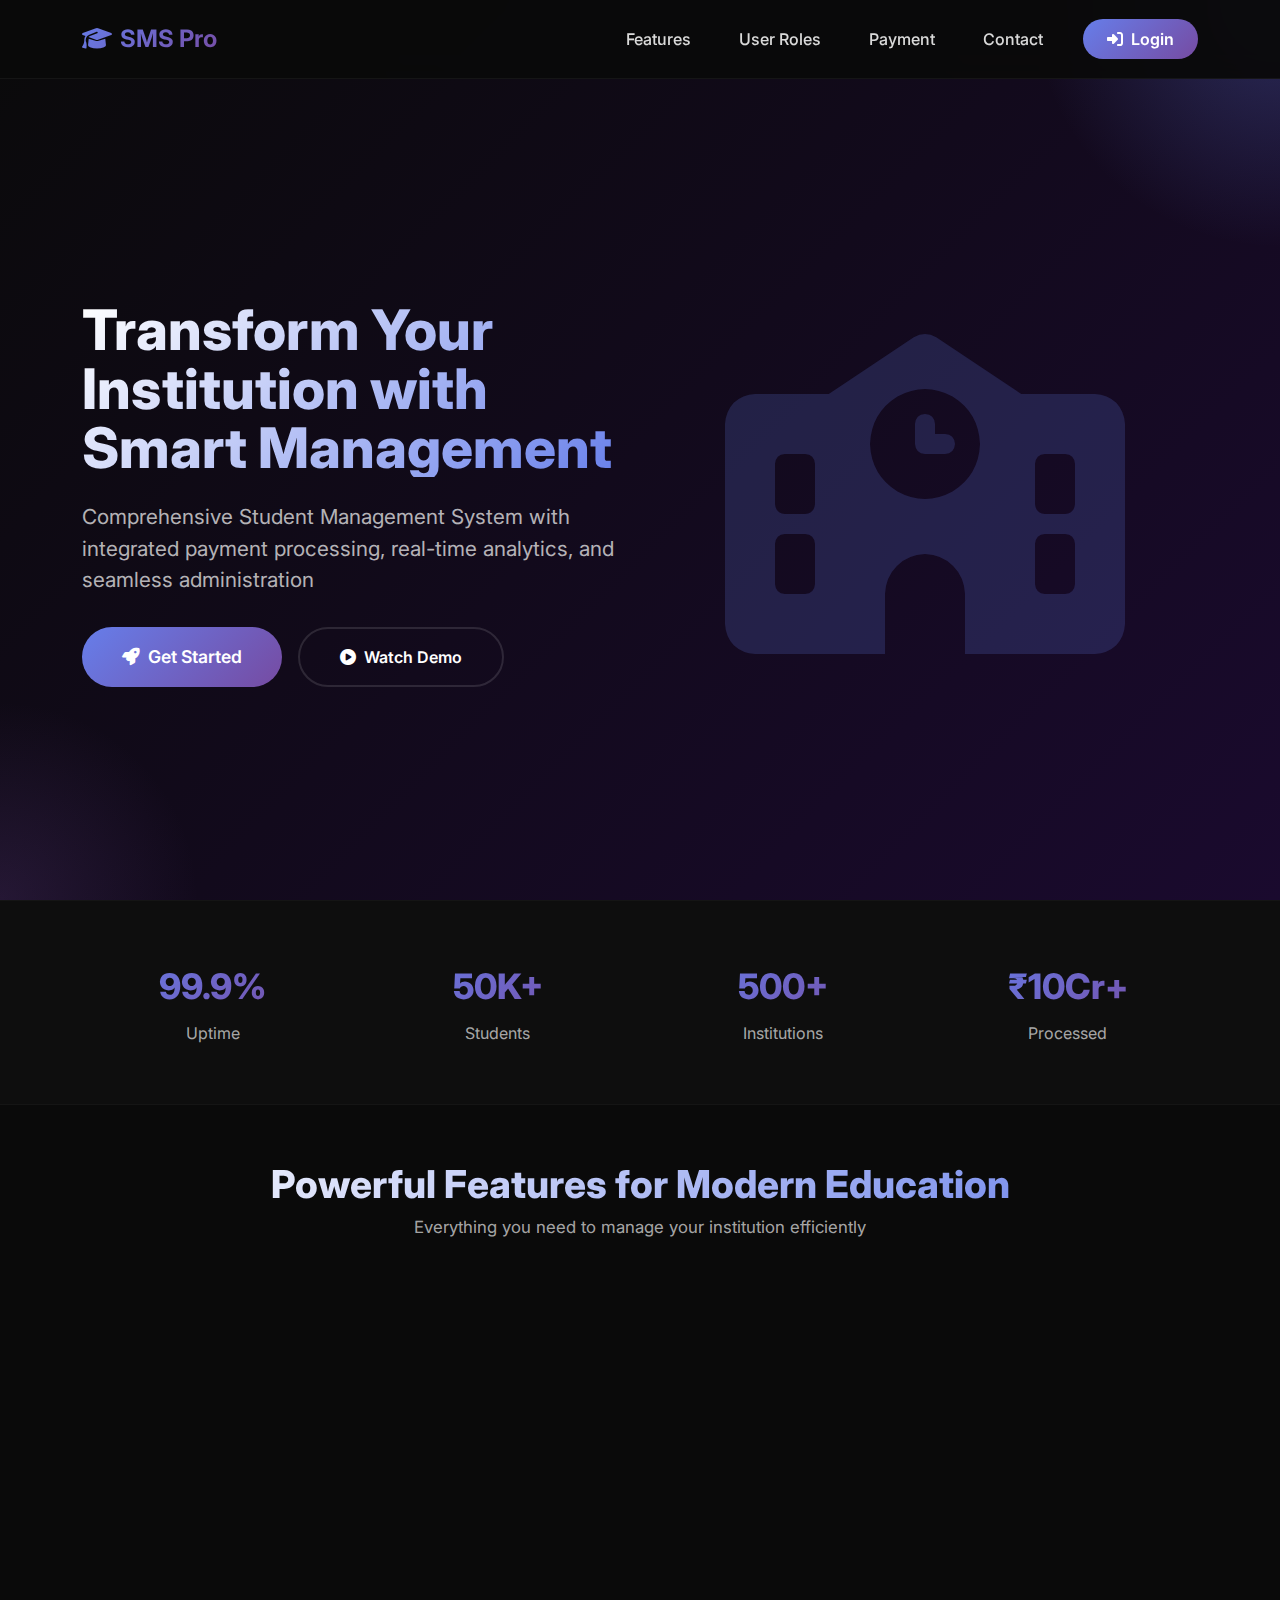
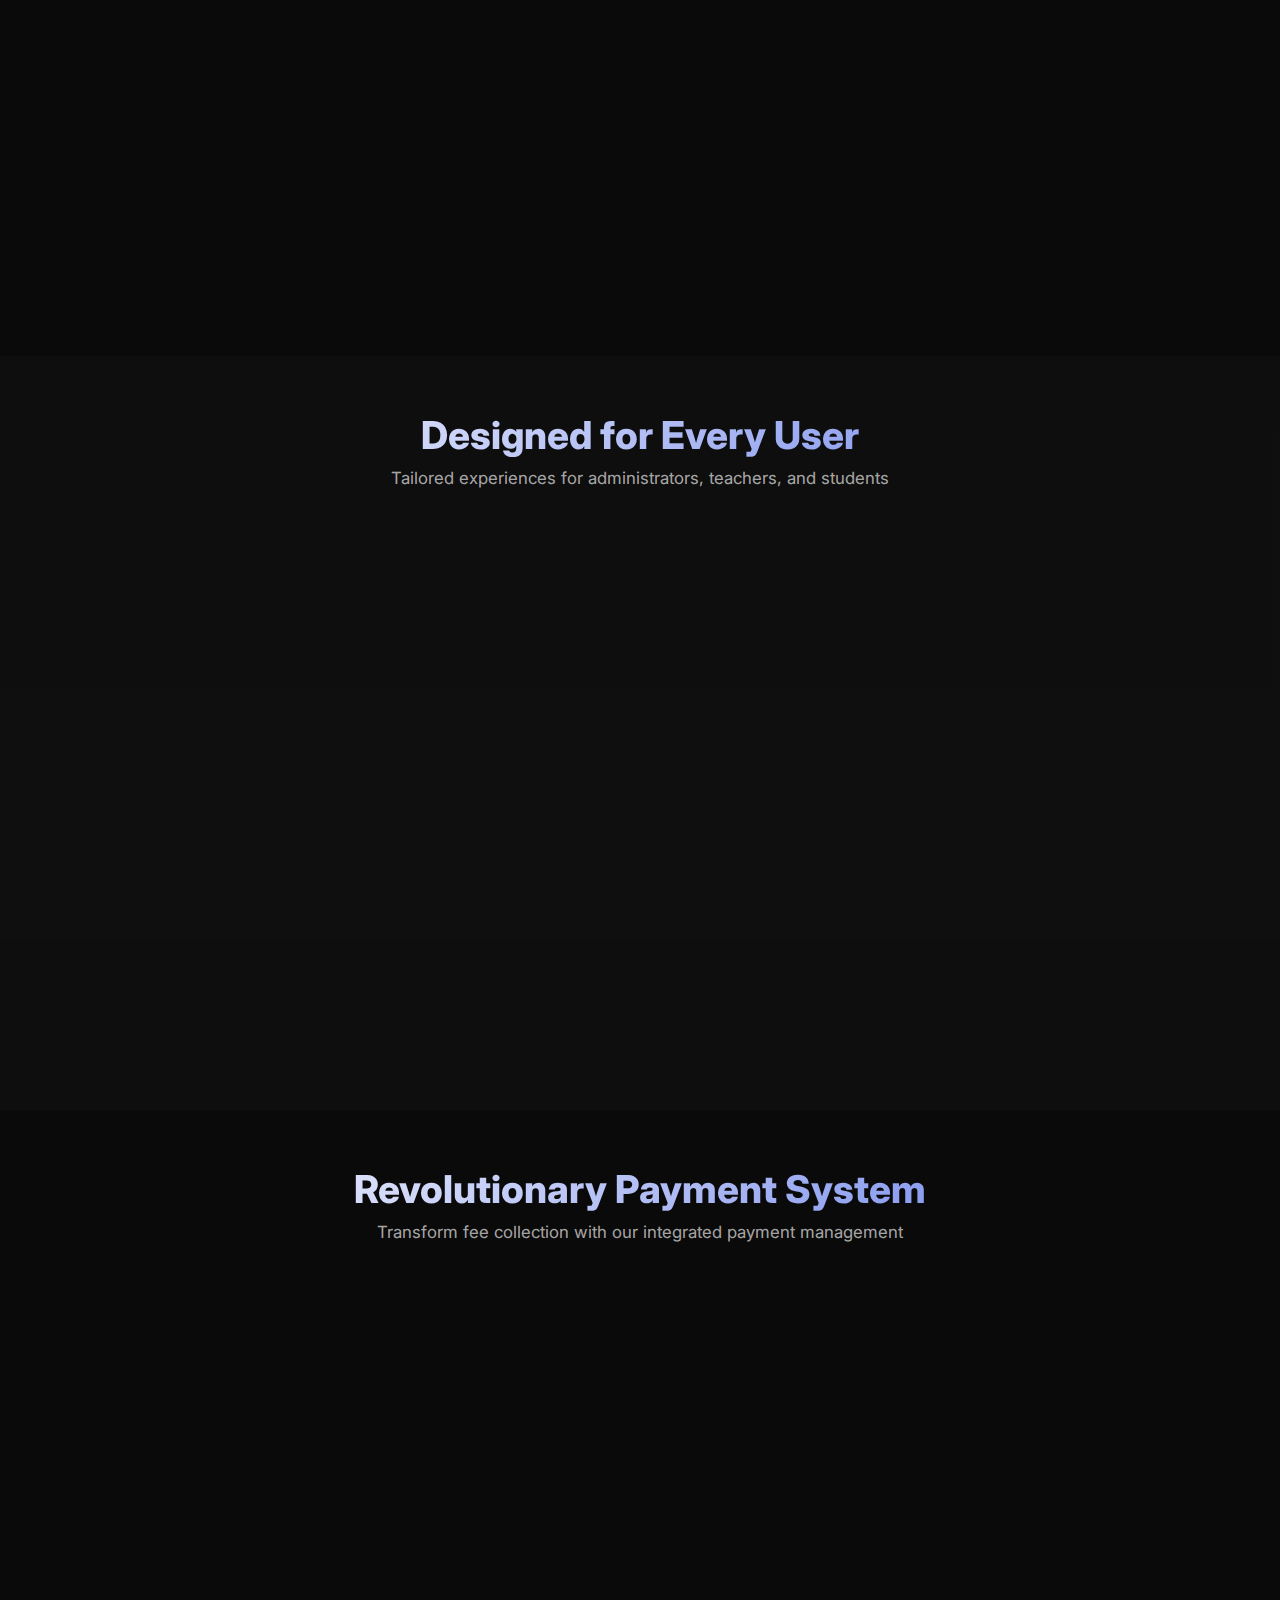
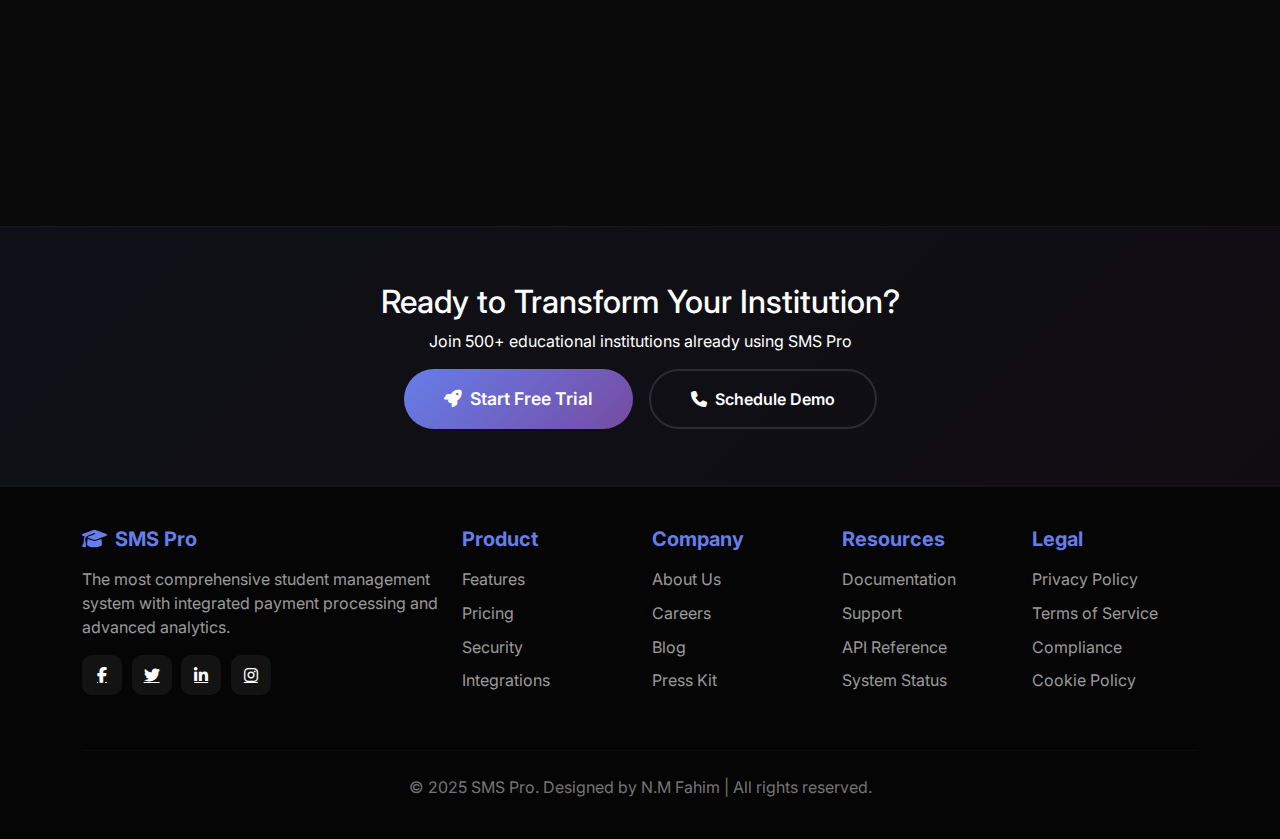
<file: index.html>
<!DOCTYPE html>
<html lang="en">
<head>
    <meta charset="UTF-8">
    <meta name="viewport" content="width=device-width, initial-scale=1.0">
    <title>Student Management System - Transform Your Institution</title>
    <link href="https://cdnjs.cloudflare.com/ajax/libs/bootstrap/5.3.2/css/bootstrap.min.css" rel="stylesheet">
    <link href="https://cdnjs.cloudflare.com/ajax/libs/font-awesome/6.4.2/css/all.min.css" rel="stylesheet">
    <link href="https://fonts.googleapis.com/css2?family=Inter:wght@300;400;500;600;700;800&display=swap" rel="stylesheet">
    <link href="assets/css/index.css" rel="stylesheet">
</head>
<body>
    <!-- Navbar -->
    <nav class="navbar navbar-expand-lg" id="mainNavbar">
        <div class="container">
            <a class="navbar-brand" href="#"><i class="fas fa-graduation-cap me-2"></i>SMS Pro</a>
            <button class="navbar-toggler" type="button" data-bs-toggle="collapse" data-bs-target="#navbarNav">
                <span class="navbar-toggler-icon"></span>
            </button>
            <div class="collapse navbar-collapse" id="navbarNav">
                <ul class="navbar-nav ms-auto align-items-center">
                    <li class="nav-item">
                        <a class="nav-link" href="#features">Features</a>
                    </li>
                    <li class="nav-item">
                        <a class="nav-link" href="#roles">User Roles</a>
                    </li>
                    <li class="nav-item">
                        <a class="nav-link" href="#payment">Payment</a>
                    </li>
                    <li class="nav-item">
                        <a class="nav-link" href="#contact">Contact</a>
                    </li>
                    <li class="nav-item ms-3">
                        <button class="btn btn-login" onclick="window.location.href='login.html'">
                            <i class="fas fa-sign-in-alt me-2"></i>Login
                        </button>
                    </li>
                </ul>
            </div>
        </div>
    </nav>

    <!-- Hero Section -->
    <section class="hero-section">
        <div class="container">
            <div class="row align-items-center">
                <div class="col-lg-6 hero-content">
                    <h1 class="hero-title">Transform Your Institution with Smart Management</h1>
                    <p class="hero-subtitle">Comprehensive Student Management System with integrated payment processing, real-time analytics, and seamless administration</p>
                    <div class="hero-buttons">
                        <button class="btn btn-primary-hero">
                            <i class="fas fa-rocket me-2"></i>Get Started
                        </button>
                        <button class="btn btn-secondary-hero">
                            <i class="fas fa-play-circle me-2"></i>Watch Demo
                        </button>
                    </div>
                </div>
                <div class="col-lg-6 hero-image">
                    <div style="text-align: center;">
                        <i class="fas fa-school" style="font-size: 20rem; color: rgba(102, 126, 234, 0.2);"></i>
                    </div>
                </div>
            </div>
        </div>
    </section>

    <!-- Stats Section -->
    <section class="stats-section">
        <div class="container">
            <div class="row">
                <div class="col-md-3 col-6">
                    <div class="stat-card">
                        <div class="stat-number">99.9%</div>
                        <div class="stat-label">Uptime</div>
                    </div>
                </div>
                <div class="col-md-3 col-6">
                    <div class="stat-card">
                        <div class="stat-number">50K+</div>
                        <div class="stat-label">Students</div>
                    </div>
                </div>
                <div class="col-md-3 col-6">
                    <div class="stat-card">
                        <div class="stat-number">500+</div>
                        <div class="stat-label">Institutions</div>
                    </div>
                </div>
                <div class="col-md-3 col-6">
                    <div class="stat-card">
                        <div class="stat-number">₹10Cr+</div>
                        <div class="stat-label">Processed</div>
                    </div>
                </div>
            </div>
        </div>
    </section>

    <!-- Features Section -->
    <section class="features-section" id="features">
        <div class="container">
            <div class="section-title">
                <h2>Powerful Features for Modern Education</h2>
                <p>Everything you need to manage your institution efficiently</p>
            </div>
            <div class="row g-4">
                <div class="col-md-4">
                    <div class="feature-card">
                        <div class="feature-icon">
                            <i class="fas fa-user-shield"></i>
                        </div>
                        <h3>Role-Based Access</h3>
                        <p>Secure authentication with distinct roles for Admin, Teachers, and Students. Complete access control and permissions management.</p>
                    </div>
                </div>
                <div class="col-md-4">
                    <div class="feature-card">
                        <div class="feature-icon">
                            <i class="fas fa-credit-card"></i>
                        </div>
                        <h3>Payment Integration</h3>
                        <p>Seamless payment processing with UPI, Cards, Net Banking. Automated receipts and real-time tracking.</p>
                    </div>
                </div>
                <div class="col-md-4">
                    <div class="feature-card">
                        <div class="feature-icon">
                            <i class="fas fa-chart-line"></i>
                        </div>
                        <h3>Advanced Analytics</h3>
                        <p>Comprehensive reports and insights. Track attendance, grades, payments, and performance metrics.</p>
                    </div>
                </div>
                <div class="col-md-4">
                    <div class="feature-card">
                        <div class="feature-icon">
                            <i class="fas fa-id-card"></i>
                        </div>
                        <h3>Document Verification</h3>
                        <p>Secure NIC verification system with automated workflows. Admin approval for all document submissions.</p>
                    </div>
                </div>
                <div class="col-md-4">
                    <div class="feature-card">
                        <div class="feature-icon">
                            <i class="fas fa-bell"></i>
                        </div>
                        <h3>Smart Notifications</h3>
                        <p>Automated email and SMS alerts for payments, deadlines, and important updates. Never miss anything.</p>
                    </div>
                </div>
                <div class="col-md-4">
                    <div class="feature-card">
                        <div class="feature-icon">
                            <i class="fas fa-lock"></i>
                        </div>
                        <h3>Bank-Level Security</h3>
                        <p>PCI DSS compliant payment processing. End-to-end encryption and fraud detection systems.</p>
                    </div>
                </div>
            </div>
        </div>
    </section>

    <!-- Roles Section -->
    <section class="roles-section" id="roles">
        <div class="container">
            <div class="section-title">
                <h2>Designed for Every User</h2>
                <p>Tailored experiences for administrators, teachers, and students</p>
            </div>
            <div class="row g-4">
                <div class="col-lg-4">
                    <div class="role-card">
                        <div class="role-header">
                            <div class="role-icon">
                                <i class="fas fa-user-cog"></i>
                            </div>
                            <div class="role-title">Admin</div>
                        </div>
                        <ul class="role-features">
                            <li><i class="fas fa-check-circle"></i> Complete system control</li>
                            <li><i class="fas fa-check-circle"></i> User management</li>
                            <li><i class="fas fa-check-circle"></i> Fee structure creation</li>
                            <li><i class="fas fa-check-circle"></i> Payment verification</li>
                            <li><i class="fas fa-check-circle"></i> Financial reports</li>
                            <li><i class="fas fa-check-circle"></i> Document approval</li>
                            <li><i class="fas fa-check-circle"></i> Refund processing</li>
                            <li><i class="fas fa-check-circle"></i> System analytics</li>
                        </ul>
                    </div>
                </div>
                <div class="col-lg-4">
                    <div class="role-card">
                        <div class="role-header">
                            <div class="role-icon">
                                <i class="fas fa-chalkboard-teacher"></i>
                            </div>
                            <div class="role-title">Teacher</div>
                        </div>
                        <ul class="role-features">
                            <li><i class="fas fa-check-circle"></i> Class management</li>
                            <li><i class="fas fa-check-circle"></i> Grade entry</li>
                            <li><i class="fas fa-check-circle"></i> Attendance tracking</li>
                            <li><i class="fas fa-check-circle"></i> Student records access</li>
                            <li><i class="fas fa-check-circle"></i> Payment status view</li>
                            <li><i class="fas fa-check-circle"></i> Profile management</li>
                            <li><i class="fas fa-check-circle"></i> Report generation</li>
                            <li><i class="fas fa-check-circle"></i> Communication tools</li>
                        </ul>
                    </div>
                </div>
                <div class="col-lg-4">
                    <div class="role-card">
                        <div class="role-header">
                            <div class="role-icon">
                                <i class="fas fa-user-graduate"></i>
                            </div>
                            <div class="role-title">Student</div>
                        </div>
                        <ul class="role-features">
                            <li><i class="fas fa-check-circle"></i> Dashboard access</li>
                            <li><i class="fas fa-check-circle"></i> Grade viewing</li>
                            <li><i class="fas fa-check-circle"></i> Attendance records</li>
                            <li><i class="fas fa-check-circle"></i> Online payments</li>
                            <li><i class="fas fa-check-circle"></i> Receipt download</li>
                            <li><i class="fas fa-check-circle"></i> Payment history</li>
                            <li><i class="fas fa-check-circle"></i> Course materials</li>
                            <li><i class="fas fa-check-circle"></i> Announcements</li>
                        </ul>
                    </div>
                </div>
            </div>
        </div>
    </section>

    <!-- Payment Features -->
    <section class="payment-section" id="payment">
        <div class="container">
            <div class="section-title">
                <h2>Revolutionary Payment System</h2>
                <p>Transform fee collection with our integrated payment management</p>
            </div>
            <div class="row">
                <div class="col-lg-6">
                    <div class="payment-feature">
                        <h4><i class="fas fa-shield-alt"></i> Secure Processing</h4>
                        <p>PCI DSS compliant payment gateway. Bank-level encryption and fraud detection for all transactions.</p>
                    </div>
                    <div class="payment-feature">
                        <h4><i class="fas fa-redo-alt"></i> Easy Refunds</h4>
                        <p>Streamlined refund workflow with approval system. Multiple refund methods and complete tracking.</p>
                    </div>
                    <div class="payment-feature">
                        <h4><i class="fas fa-calendar-check"></i> Payment Plans</h4>
                        <p>Flexible installment options. Students can request customized payment schedules with automated reminders.</p>
                    </div>
                </div>
            </div>
        </div>
    </section>

    <!-- CTA Section -->
    <section class="cta-section">
        <div class="container">
            <h2>Ready to Transform Your Institution?</h2>
            <p>Join 500+ educational institutions already using SMS Pro</p>
            <div class="hero-buttons justify-content-center">
                <button class="btn btn-primary-hero">
                    <i class="fas fa-rocket me-2"></i>Start Free Trial
                </button>
                <button class="btn btn-secondary-hero">
                    <i class="fas fa-phone me-2"></i>Schedule Demo
                </button>
            </div>
        </div>
    </section>

    <!-- Footer -->
    <footer class="footer" id="contact">
        <div class="container">
            <div class="row">
                <div class="col-lg-4 mb-4">
                    <h5><i class="fas fa-graduation-cap me-2"></i>SMS Pro</h5>
                    <p style="color: rgba(255, 255, 255, 0.6);">The most comprehensive student management system with integrated payment processing and advanced analytics.</p>
                    <div class="social-icons mt-3">
                        <a href="#" class="social-icon"><i class="fab fa-facebook-f"></i></a>
                        <a href="#" class="social-icon"><i class="fab fa-twitter"></i></a>
                        <a href="#" class="social-icon"><i class="fab fa-linkedin-in"></i></a>
                        <a href="#" class="social-icon"><i class="fab fa-instagram"></i></a>
                    </div>
                </div>
                <div class="col-lg-2 col-md-3 mb-4">
                    <h5>Product</h5>
                    <ul class="footer-links">
                        <li><a href="#features">Features</a></li>
                        <li><a href="#pricing">Pricing</a></li>
                        <li><a href="#security">Security</a></li>
                        <li><a href="#integrations">Integrations</a></li>
                    </ul>
                </div>
                <div class="col-lg-2 col-md-3 mb-4">
                    <h5>Company</h5>
                    <ul class="footer-links">
                        <li><a href="#about">About Us</a></li>
                        <li><a href="#careers">Careers</a></li>
                        <li><a href="#blog">Blog</a></li>
                        <li><a href="#press">Press Kit</a></li>
                    </ul>
                </div>
                <div class="col-lg-2 col-md-3 mb-4">
                    <h5>Resources</h5>
                    <ul class="footer-links">
                        <li><a href="#docs">Documentation</a></li>
                        <li><a href="#support">Support</a></li>
                        <li><a href="#api">API Reference</a></li>
                        <li><a href="#status">System Status</a></li>
                    </ul>
                </div>
                <div class="col-lg-2 col-md-3 mb-4">
                    <h5>Legal</h5>
                    <ul class="footer-links">
                        <li><a href="#privacy">Privacy Policy</a></li>
                        <li><a href="#terms">Terms of Service</a></li>
                        <li><a href="#compliance">Compliance</a></li>
                        <li><a href="#cookies">Cookie Policy</a></li>
                    </ul>
                </div>
            </div>
            <div class="copyright">
                <p>&copy; 2025 SMS Pro. Designed by N.M Fahim | All rights reserved.</p>
            </div>
        </div>
    </footer>

    <script src="https://cdnjs.cloudflare.com/ajax/libs/bootstrap/5.3.2/js/bootstrap.bundle.min.js"></script>
    <script src="assets/js/index.js"></script>
</body>
</html>
</file>
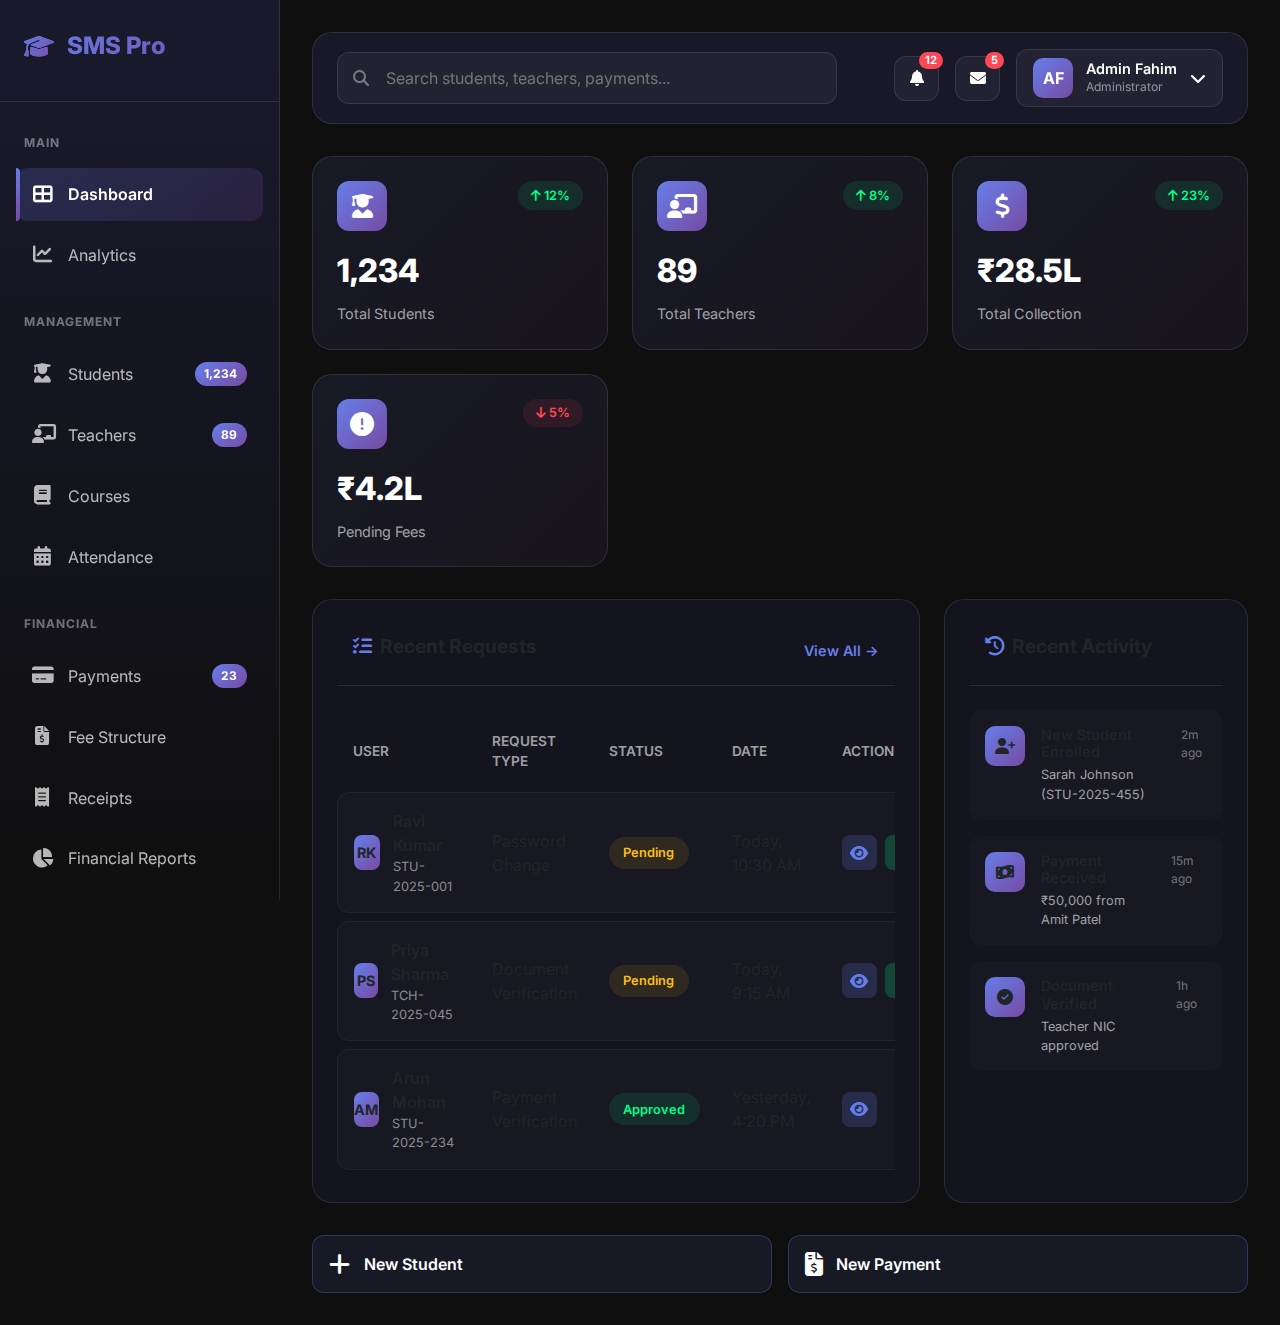
<file: admin-dashboard.html>
<!DOCTYPE html>
<html lang="en">
<head>
    <meta charset="UTF-8">
    <meta name="viewport" content="width=device-width, initial-scale=1.0">
    <title>Admin Dashboard - Student Management System</title>
    <link href="https://cdnjs.cloudflare.com/ajax/libs/bootstrap/5.3.2/css/bootstrap.min.css" rel="stylesheet">
    <link href="https://cdnjs.cloudflare.com/ajax/libs/font-awesome/6.4.2/css/all.min.css" rel="stylesheet">
    <link href="https://fonts.googleapis.com/css2?family=Inter:wght@300;400;500;600;700;800&display=swap" rel="stylesheet">
    <link href="assets/css/admin-dashboard.css" rel="stylesheet">
</head>
<body>
    <!-- Sidebar -->
    <div class="sidebar">
        <div class="sidebar-logo">
            <h2><i class="fas fa-graduation-cap"></i> SMS Pro</h2>
        </div>
        <div class="sidebar-menu">
            <div class="menu-section">
                <div class="menu-section-title">Main</div>
                <a href="#" class="menu-item active">
                    <i class="fas fa-th-large"></i>
                    <span>Dashboard</span>
                </a>
                <a href="#" class="menu-item">
                    <i class="fas fa-chart-line"></i>
                    <span>Analytics</span>
                </a>
            </div>

            <div class="menu-section">
                <div class="menu-section-title">Management</div>
                <a href="#" class="menu-item">
                    <i class="fas fa-user-graduate"></i>
                    <span>Students</span>
                    <span class="menu-badge">1,234</span>
                </a>
                <a href="#" class="menu-item">
                    <i class="fas fa-chalkboard-teacher"></i>
                    <span>Teachers</span>
                    <span class="menu-badge">89</span>
                </a>
                <a href="#" class="menu-item">
                    <i class="fas fa-book"></i>
                    <span>Courses</span>
                </a>
                <a href="#" class="menu-item">
                    <i class="fas fa-calendar-alt"></i>
                    <span>Attendance</span>
                </a>
            </div>

            <div class="menu-section">
                <div class="menu-section-title">Financial</div>
                <a href="#" class="menu-item">
                    <i class="fas fa-credit-card"></i>
                    <span>Payments</span>
                    <span class="menu-badge">23</span>
                </a>
                <a href="#" class="menu-item">
                    <i class="fas fa-file-invoice-dollar"></i>
                    <span>Fee Structure</span>
                </a>
                <a href="#" class="menu-item">
                    <i class="fas fa-receipt"></i>
                    <span>Receipts</span>
                </a>
                <a href="#" class="menu-item">
                    <i class="fas fa-chart-pie"></i>
                    <span>Financial Reports</span>
                </a>
            </div>

            <div class="menu-section">
                <div class="menu-section-title">System</div>
                <a href="#" class="menu-item">
                    <i class="fas fa-key"></i>
                    <span>Password Requests</span>
                    <span class="menu-badge">5</span>
                </a>
                <a href="#" class="menu-item">
                    <i class="fas fa-id-card"></i>
                    <span>Document Verification</span>
                    <span class="menu-badge">12</span>
                </a>
                <a href="#" class="menu-item">
                    <i class="fas fa-bell"></i>
                    <span>Announcements</span>
                </a>
                <a href="#" class="menu-item">
                    <i class="fas fa-cog"></i>
                    <span>Settings</span>
                </a>
            </div>
        </div>
    </div>

    <!-- Main Content -->
    <div class="main-content">
        <!-- Topbar -->
        <div class="topbar">
            <div class="search-bar">
                <i class="fas fa-search"></i>
                <input type="text" placeholder="Search students, teachers, payments...">
            </div>
            <div class="topbar-actions">
                <div class="icon-btn">
                    <i class="fas fa-bell"></i>
                    <span class="badge">12</span>
                </div>
                <div class="icon-btn">
                    <i class="fas fa-envelope"></i>
                    <span class="badge">5</span>
                </div>
                <div class="user-profile">
                    <div class="user-avatar">AF</div>
                    <div class="user-info">
                        <h4>Admin Fahim</h4>
                        <p>Administrator</p>
                    </div>
                    <i class="fas fa-chevron-down"></i>
                </div>
            </div>
        </div>

        <!-- Stats Grid -->
        <div class="stats-grid">
            <div class="stat-card">
                <div class="stat-header">
                    <div class="stat-icon">
                        <i class="fas fa-user-graduate"></i>
                    </div>
                    <div class="stat-trend">
                        <i class="fas fa-arrow-up"></i> 12%
                    </div>
                </div>
                <div class="stat-value">1,234</div>
                <div class="stat-label">Total Students</div>
            </div>

            <div class="stat-card">
                <div class="stat-header">
                    <div class="stat-icon">
                        <i class="fas fa-chalkboard-teacher"></i>
                    </div>
                    <div class="stat-trend">
                        <i class="fas fa-arrow-up"></i> 8%
                    </div>
                </div>
                <div class="stat-value">89</div>
                <div class="stat-label">Total Teachers</div>
            </div>

            <div class="stat-card">
                <div class="stat-header">
                    <div class="stat-icon">
                        <i class="fas fa-dollar-sign"></i>
                    </div>
                    <div class="stat-trend">
                        <i class="fas fa-arrow-up"></i> 23%
                    </div>
                </div>
                <div class="stat-value">₹28.5L</div>
                <div class="stat-label">Total Collection</div>
            </div>

            <div class="stat-card">
                <div class="stat-header">
                    <div class="stat-icon">
                        <i class="fas fa-exclamation-circle"></i>
                    </div>
                    <div class="stat-trend down">
                        <i class="fas fa-arrow-down"></i> 5%
                    </div>
                </div>
                <div class="stat-value">₹4.2L</div>
                <div class="stat-label">Pending Fees</div>
            </div>
        </div>

        <!-- Content Grid -->
        <div class="content-grid">
            <!-- Recent Requests -->
            <div class="card">
                <div class="card-header">
                    <div class="card-title">
                        <i class="fas fa-tasks"></i>
                        Recent Requests
                    </div>
                    <a href="#" class="card-action">View All →</a>
                </div>
                <div class="table-responsive">
                    <table class="data-table">
                        <thead>
                            <tr>
                                <th>User</th>
                                <th>Request Type</th>
                                <th>Status</th>
                                <th>Date</th>
                                <th>Action</th>
                            </tr>
                        </thead>
                        <tbody>
                            <tr>
                                <td>
                                    <div class="user-cell">
                                        <div class="user-avatar-small">RK</div>
                                        <div>
                                            <div style="font-weight: 600;">Ravi Kumar</div>
                                            <div style="font-size: 0.8rem; color: rgba(255,255,255,0.5);">STU-2025-001</div>
                                        </div>
                                    </div>
                                </td>
                                <td>Password Change</td>
                                <td><span class="status-badge status-pending">Pending</span></td>
                                <td>Today, 10:30 AM</td>
                                <td>
                                    <div class="action-btns">
                                        <button class="btn-action btn-view"><i class="fas fa-eye"></i></button>
                                        <button class="btn-action btn-approve"><i class="fas fa-check"></i></button>
                                        <button class="btn-action btn-reject"><i class="fas fa-times"></i></button>
                                    </div>
                                </td>
                            </tr>
                            <tr>
                                <td>
                                    <div class="user-cell">
                                        <div class="user-avatar-small">PS</div>
                                        <div>
                                            <div style="font-weight: 600;">Priya Sharma</div>
                                            <div style="font-size: 0.8rem; color: rgba(255,255,255,0.5);">TCH-2025-045</div>
                                        </div>
                                    </div>
                                </td>
                                <td>Document Verification</td>
                                <td><span class="status-badge status-pending">Pending</span></td>
                                <td>Today, 9:15 AM</td>
                                <td>
                                    <div class="action-btns">
                                        <button class="btn-action btn-view"><i class="fas fa-eye"></i></button>
                                        <button class="btn-action btn-approve"><i class="fas fa-check"></i></button>
                                        <button class="btn-action btn-reject"><i class="fas fa-times"></i></button>
                                    </div>
                                </td>
                            </tr>
                            <tr>
                                <td>
                                    <div class="user-cell">
                                        <div class="user-avatar-small">AM</div>
                                        <div>
                                            <div style="font-weight: 600;">Arun Mohan</div>
                                            <div style="font-size: 0.8rem; color: rgba(255,255,255,0.5);">STU-2025-234</div>
                                        </div>
                                    </div>
                                </td>
                                <td>Payment Verification</td>
                                <td><span class="status-badge status-approved">Approved</span></td>
                                <td>Yesterday, 4:20 PM</td>
                                <td>
                                    <div class="action-btns">
                                        <button class="btn-action btn-view"><i class="fas fa-eye"></i></button>
                                    </div>
                                </td>
                            </tr>
                        </tbody>
                    </table>
                </div>
            </div>

            <!-- Activity Feed -->
            <div class="card">
                <div class="card-header">
                    <div class="card-title">
                        <i class="fas fa-history"></i>
                        Recent Activity
                    </div>
                </div>
                <div class="activity-item">
                    <div class="activity-icon">
                        <i class="fas fa-user-plus"></i>
                    </div>
                    <div class="activity-content">
                        <h5>New Student Enrolled</h5>
                        <p>Sarah Johnson (STU-2025-455)</p>
                    </div>
                    <div class="activity-time">2m ago</div>
                </div>
                <div class="activity-item">
                    <div class="activity-icon">
                        <i class="fas fa-money-bill-wave"></i>
                    </div>
                    <div class="activity-content">
                        <h5>Payment Received</h5>
                        <p>₹50,000 from Amit Patel</p>
                    </div>
                    <div class="activity-time">15m ago</div>
                </div>
                <div class="activity-item">
                    <div class="activity-icon">
                        <i class="fas fa-check-circle"></i>
                    </div>
                    <div class="activity-content">
                        <h5>Document Verified</h5>
                        <p>Teacher NIC approved</p>
                    </div>
                    <div class="activity-time">1h ago</div>
                </div>
            </div> <!-- end .card (Activity Feed) -->
        </div> <!-- end .content-grid -->

        <!-- Quick Actions (example placeholder) -->
        <div class="quick-actions">
            <button class="quick-action-btn"><i class="fas fa-plus"></i> New Student</button>
            <button class="quick-action-btn"><i class="fas fa-file-invoice-dollar"></i> New Payment</button>
        </div>
    </div> <!-- end .main-content -->

    <script src="https://cdnjs.cloudflare.com/ajax/libs/bootstrap/5.3.2/js/bootstrap.bundle.min.js"></script>
    <script src="assets/js/admin-dashboard.js"></script>
</body>
</html>
</file>
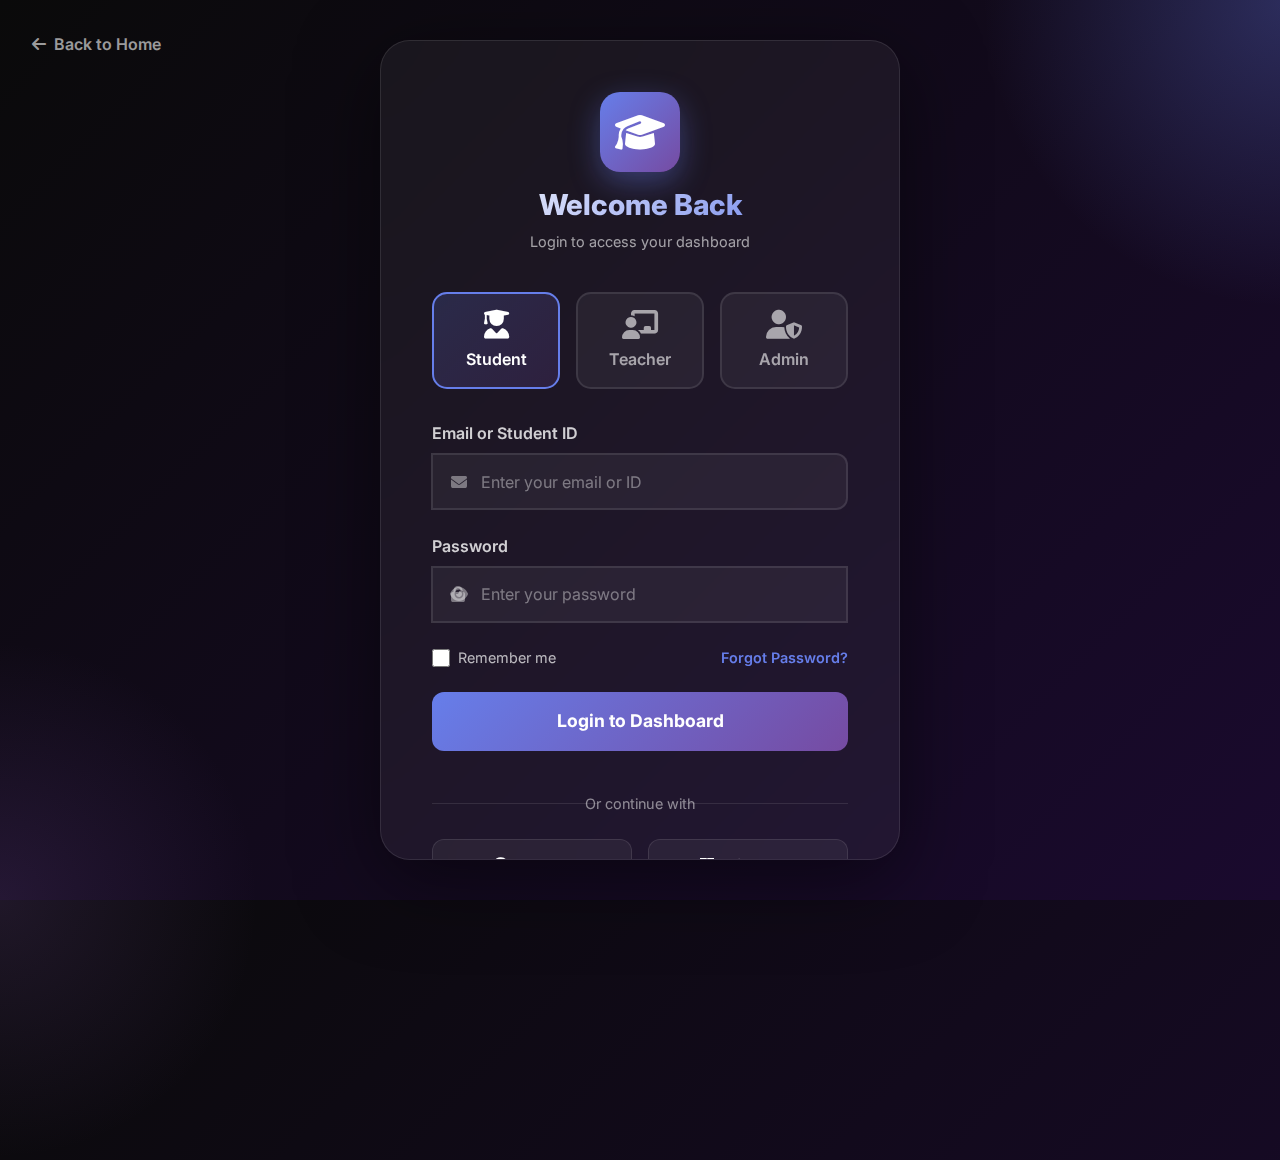
<file: login.html>
<!DOCTYPE html>
<html lang="en">
<head>
    <meta charset="UTF-8" />
    <meta name="viewport" content="width=device-width, initial-scale=1.0" />
    <title>Login - Student Management System</title>

    <!-- External libs -->
    <link href="https://cdnjs.cloudflare.com/ajax/libs/bootstrap/5.3.2/css/bootstrap.min.css" rel="stylesheet" />
    <link href="https://cdnjs.cloudflare.com/ajax/libs/font-awesome/6.4.2/css/all.min.css" rel="stylesheet" />
    <link href="https://fonts.googleapis.com/css2?family=Inter:wght@300;400;500;600;700;800&display=swap" rel="stylesheet" />

    <!-- Local styles -->
    <link rel="stylesheet" href="assets/css/logIn.css" />
</head>
<body>
    <a href="index.html" class="back-home" aria-label="Back to home">
        <i class="fas fa-arrow-left"></i> Back to Home
    </a>

    <div class="login-container">
        <div class="login-card" role="region" aria-labelledby="loginHeading">
            <div class="logo-section">
                <div class="logo-icon" aria-hidden="true">
                    <i class="fas fa-graduation-cap"></i>
                </div>
                <h1 id="loginHeading" class="logo-text">Welcome Back</h1>
                <p class="logo-subtitle">Login to access your dashboard</p>
            </div>

            <div class="alert" id="errorAlert" role="alert" aria-hidden="true">
                <i class="fas fa-exclamation-circle me-2"></i>
                <span id="errorMessage">Invalid credentials. Please try again.</span>
            </div>

            <form id="loginForm" novalidate>
                <div class="role-selector" role="tablist" aria-label="Select role">
                    <div class="role-btn active" data-role="student" role="tab" aria-selected="true" tabindex="0">
                        <i class="fas fa-user-graduate" aria-hidden="true"></i>
                        <div>Student</div>
                    </div>
                    <div class="role-btn" data-role="teacher" role="tab" aria-selected="false" tabindex="0">
                        <i class="fas fa-chalkboard-teacher" aria-hidden="true"></i>
                        <div>Teacher</div>
                    </div>
                    <div class="role-btn" data-role="admin" role="tab" aria-selected="false" tabindex="0">
                        <i class="fas fa-user-shield" aria-hidden="true"></i>
                        <div>Admin</div>
                    </div>
                </div>

                <div class="form-group">
                    <label class="form-label" for="username">Email or Student ID</label>
                    <div class="input-group">
                        <i class="fas fa-envelope" aria-hidden="true"></i>
                        <input type="text" class="form-control" id="username" placeholder="Enter your email or ID" required autocomplete="username" />
                    </div>
                </div>

                <div class="form-group">
                    <label class="form-label" for="password">Password</label>
                    <div class="input-group">
                        <i class="fas fa-lock" aria-hidden="true"></i>
                        <input type="password" class="form-control" id="password" placeholder="Enter your password" required autocomplete="current-password" />
                        <i class="fas fa-eye password-toggle" id="togglePassword" role="button" aria-label="Toggle password visibility"></i>
                    </div>
                </div>

                <div class="form-options">
                    <label class="remember-me">
                        <input type="checkbox" id="rememberMe" />
                        <span>Remember me</span>
                    </label>
                    <a href="#" class="forgot-password">Forgot Password?</a>
                </div>

                <button type="submit" class="btn-login" aria-live="polite">
                    <span class="btn-text">Login to Dashboard</span>
                    <span class="spinner" aria-hidden="true"></span>
                </button>
            </form>

            <div class="divider">
                <span>Or continue with</span>
            </div>

            <div class="social-login">
                <button class="social-btn" type="button" aria-label="Login with Google">
                    <i class="fab fa-google" aria-hidden="true"></i>
                    Google
                </button>
                <button class="social-btn" type="button" aria-label="Login with Microsoft">
                    <i class="fab fa-microsoft" aria-hidden="true"></i>
                    Microsoft
                </button>
            </div>

            <div class="register-link">
                Don't have an account? <a href="#">Contact Admin</a>
            </div>
        </div>
    </div>

    <!-- Scripts -->
    <script src="https://cdnjs.cloudflare.com/ajax/libs/bootstrap/5.3.2/js/bootstrap.bundle.min.js"></script>
    <script src="assets/js/login.js"></script>
</body>
</html>
</file>
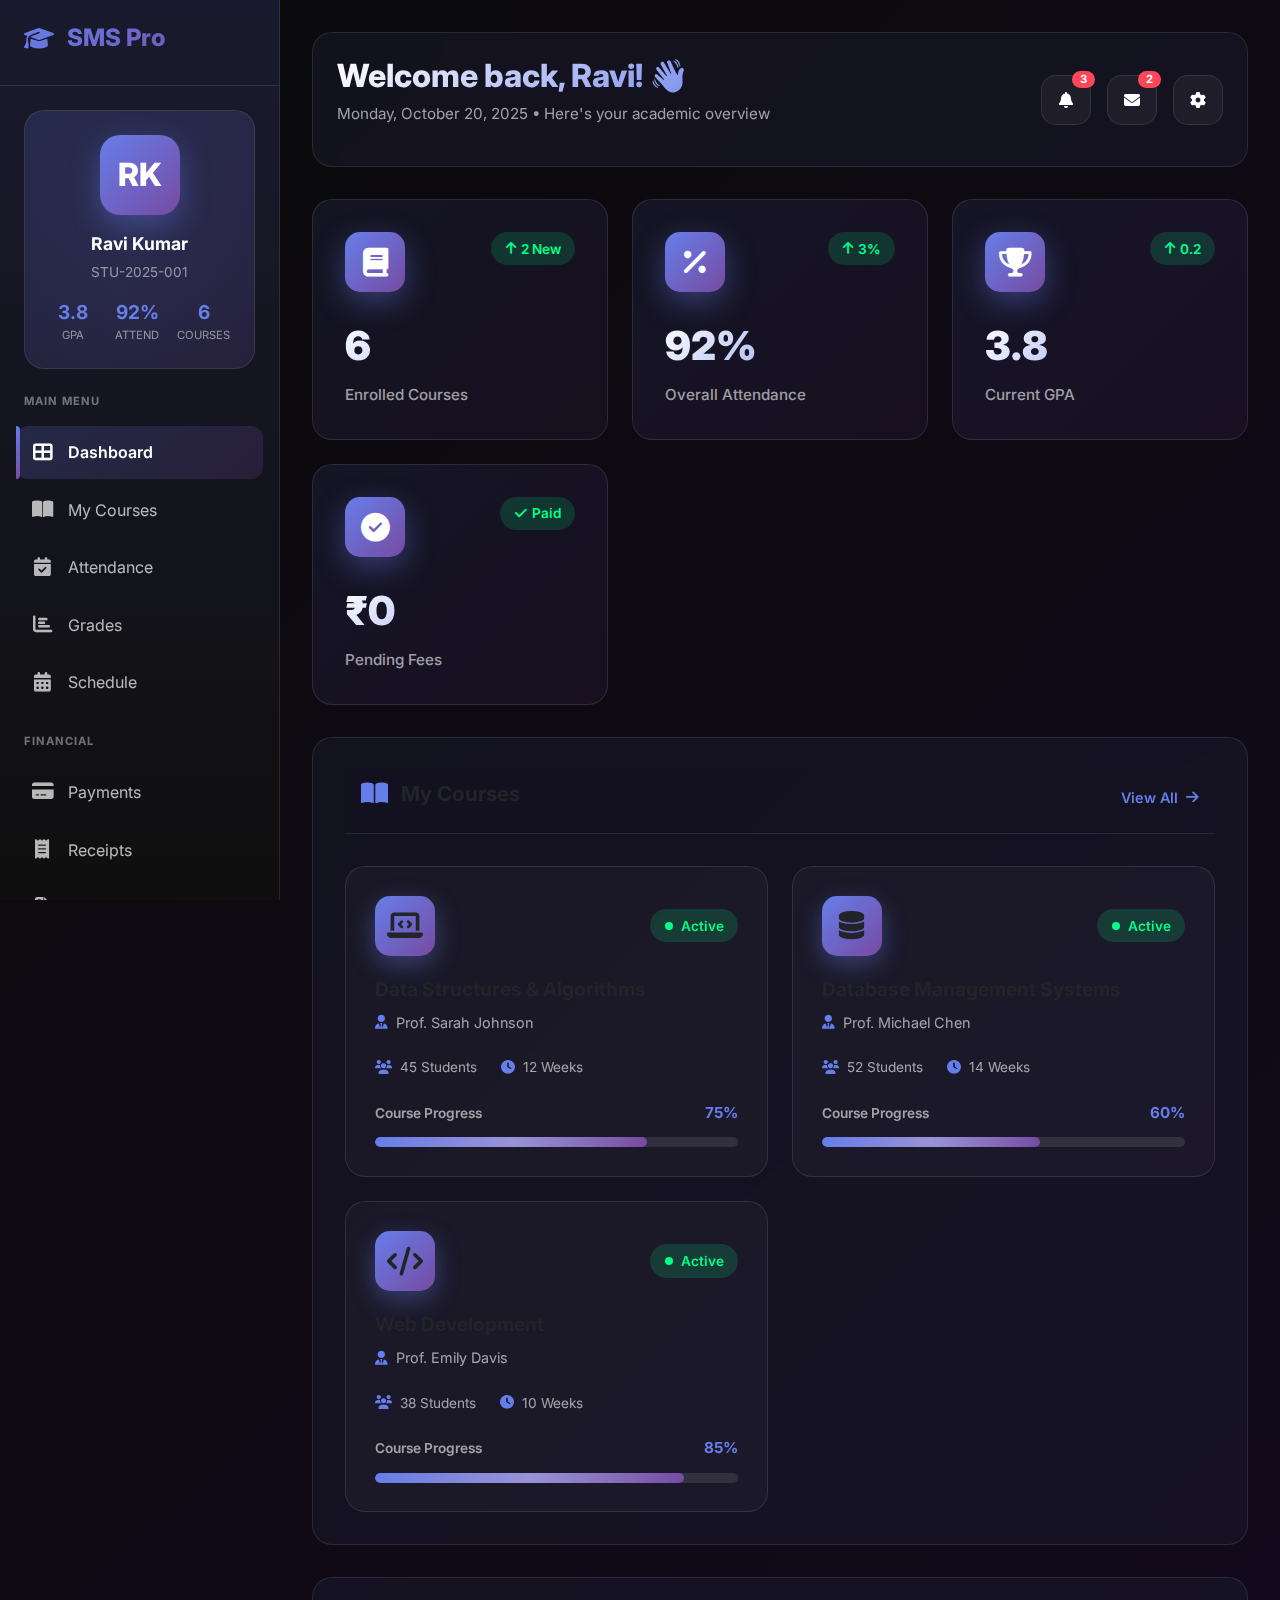
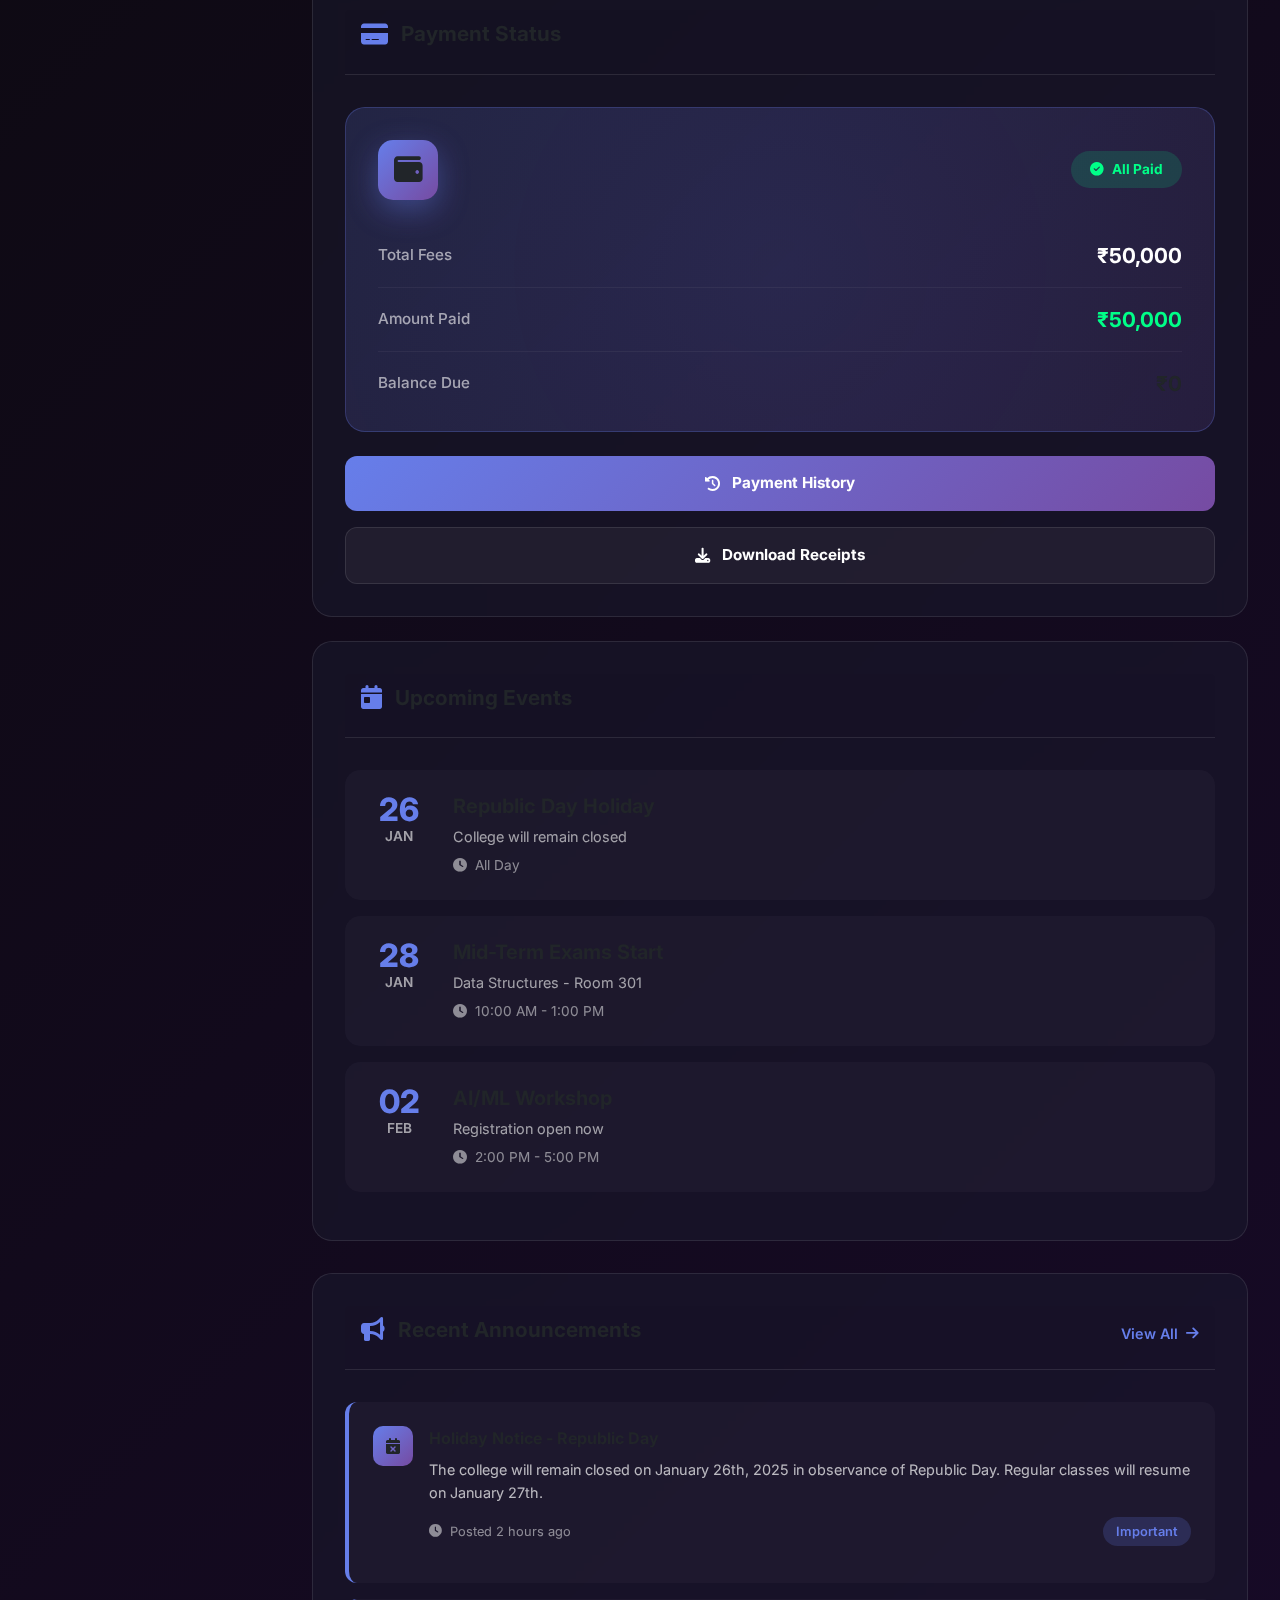
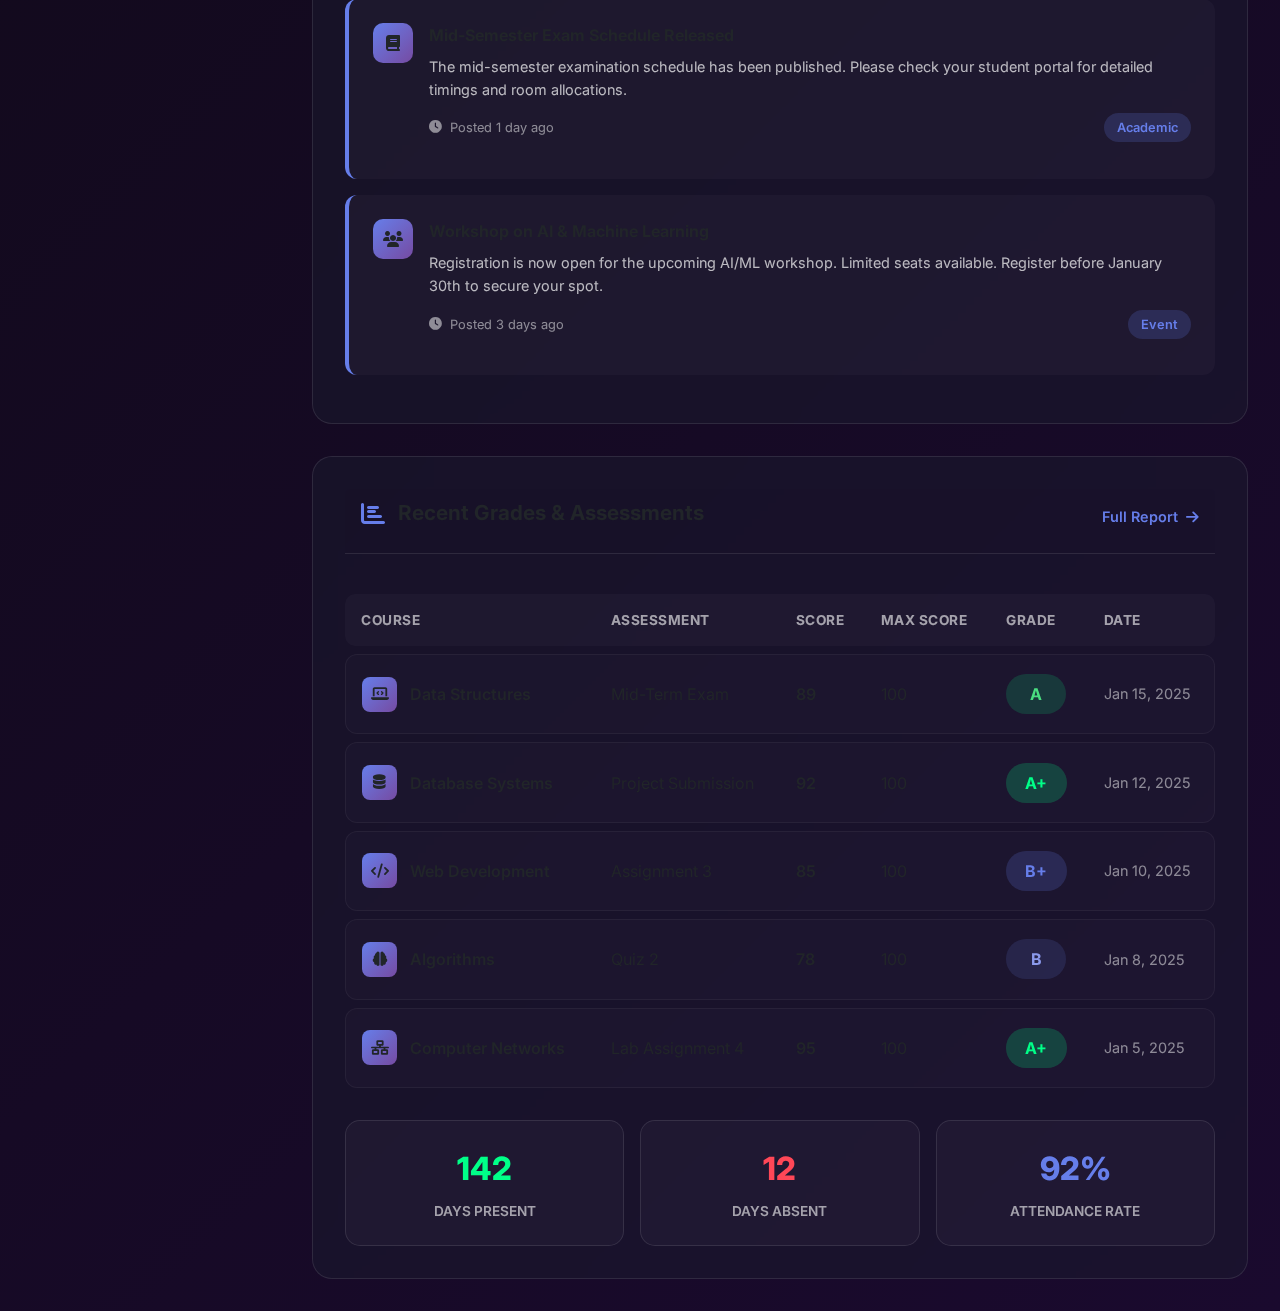
<file: student-dashboard.html>
<!DOCTYPE html>
<html lang="en">
<head>
    <meta charset="UTF-8">
    <meta name="viewport" content="width=device-width, initial-scale=1.0">
    <title>Student Dashboard - SMS Pro</title>
    <link href="https://cdnjs.cloudflare.com/ajax/libs/bootstrap/5.3.2/css/bootstrap.min.css" rel="stylesheet">
    <link href="https://cdnjs.cloudflare.com/ajax/libs/font-awesome/6.4.2/css/all.min.css" rel="stylesheet">
    <link href="https://fonts.googleapis.com/css2?family=Inter:wght@300;400;500;600;700;800;900&display=swap" rel="stylesheet">
    <link rel="stylesheet" href="assets/css/student-dashboard.css">
</head>
<body>
    <!-- Sidebar -->
    <div class="sidebar" id="sidebar">
        <div class="sidebar-logo">
            <h2><i class="fas fa-graduation-cap"></i> SMS Pro</h2>
        </div>
        
        <div class="student-profile-card">
            <div class="profile-avatar">RK</div>
            <div class="profile-name">Ravi Kumar</div>
            <div class="profile-id">STU-2025-001</div>
            <div class="profile-stats">
                <div class="profile-stat">
                    <div class="profile-stat-value">3.8</div>
                    <div class="profile-stat-label">GPA</div>
                </div>
                <div class="profile-stat">
                    <div class="profile-stat-value">92%</div>
                    <div class="profile-stat-label">Attend</div>
                </div>
                <div class="profile-stat">
                    <div class="profile-stat-value">6</div>
                    <div class="profile-stat-label">Courses</div>
                </div>
            </div>
        </div>

        <div class="sidebar-menu">
            <div class="menu-section-title">Main Menu</div>
            <a href="#dashboard" class="menu-item active">
                <i class="fas fa-th-large"></i>
                <span>Dashboard</span>
            </a>
            <a href="#courses" class="menu-item">
                <i class="fas fa-book-open"></i>
                <span>My Courses</span>
            </a>
            <a href="#attendance" class="menu-item">
                <i class="fas fa-calendar-check"></i>
                <span>Attendance</span>
            </a>
            <a href="#grades" class="menu-item">
                <i class="fas fa-chart-bar"></i>
                <span>Grades</span>
            </a>
            <a href="#schedule" class="menu-item">
                <i class="fas fa-calendar-alt"></i>
                <span>Schedule</span>
            </a>

            <div class="menu-section-title">Financial</div>
            <a href="#payments" class="menu-item">
                <i class="fas fa-credit-card"></i>
                <span>Payments</span>
            </a>
            <a href="#receipts" class="menu-item">
                <i class="fas fa-receipt"></i>
                <span>Receipts</span>
            </a>
            <a href="#fee-structure" class="menu-item">
                <i class="fas fa-file-invoice-dollar"></i>
                <span>Fee Structure</span>
            </a>

            <div class="menu-section-title">Communication</div>
            <a href="#announcements" class="menu-item">
                <i class="fas fa-bullhorn"></i>
                <span>Announcements</span>
                <span class="menu-badge">3</span>
            </a>
            <a href="#messages" class="menu-item">
                <i class="fas fa-envelope"></i>
                <span>Messages</span>
                <span class="menu-badge">2</span>
            </a>

            <div class="menu-section-title">Account</div>
            <a href="#profile" class="menu-item">
                <i class="fas fa-user"></i>
                <span>My Profile</span>
            </a>
            <a href="#settings" class="menu-item">
                <i class="fas fa-cog"></i>
                <span>Settings</span>
            </a>
            <a href="#" class="menu-item" style="color: var(--danger); margin-top: 1rem;">
                <i class="fas fa-sign-out-alt"></i>
                <span>Logout</span>
            </a>
        </div>
    </div>

    <!-- Main Content -->
    <div class="main-content">
        <!-- Topbar -->
        <div class="topbar">
            <div class="welcome-text">
                <h1>Welcome back, Ravi! 👋</h1>
                <p>Monday, October 20, 2025 • Here's your academic overview</p>
            </div>
            <div class="topbar-actions">
                <div class="icon-btn" title="Notifications">
                    <i class="fas fa-bell"></i>
                    <span class="badge">3</span>
                </div>
                <div class="icon-btn" title="Messages">
                    <i class="fas fa-envelope"></i>
                    <span class="badge">2</span>
                </div>
                <div class="icon-btn" title="Settings">
                    <i class="fas fa-cog"></i>
                </div>
            </div>
        </div>

        <!-- Stats Grid -->
        <div class="stats-grid">
            <div class="stat-card">
                <div class="stat-header">
                    <div class="stat-icon">
                        <i class="fas fa-book"></i>
                    </div>
                    <div class="stat-trend up">
                        <i class="fas fa-arrow-up"></i> 2 New
                    </div>
                </div>
                <div class="stat-value">6</div>
                <div class="stat-label">Enrolled Courses</div>
            </div>

            <div class="stat-card">
                <div class="stat-header">
                    <div class="stat-icon">
                        <i class="fas fa-percentage"></i>
                    </div>
                    <div class="stat-trend up">
                        <i class="fas fa-arrow-up"></i> 3%
                    </div>
                </div>
                <div class="stat-value">92%</div>
                <div class="stat-label">Overall Attendance</div>
            </div>

            <div class="stat-card">
                <div class="stat-header">
                    <div class="stat-icon">
                        <i class="fas fa-trophy"></i>
                    </div>
                    <div class="stat-trend up">
                        <i class="fas fa-arrow-up"></i> 0.2
                    </div>
                </div>
                <div class="stat-value">3.8</div>
                <div class="stat-label">Current GPA</div>
            </div>

            <div class="stat-card">
                <div class="stat-header">
                    <div class="stat-icon">
                        <i class="fas fa-check-circle"></i>
                    </div>
                    <div class="stat-trend up">
                        <i class="fas fa-check"></i> Paid
                    </div>
                </div>
                <div class="stat-value">₹0</div>
                <div class="stat-label">Pending Fees</div>
            </div>
        </div>

        <!-- Content Grid -->
        <div class="content-grid">
            <!-- My Courses -->
            <div class="card">
                <div class="card-header">
                    <div class="card-title">
                        <i class="fas fa-book-open"></i>
                        My Courses
                    </div>
                    <a href="#" class="card-action">
                        View All <i class="fas fa-arrow-right"></i>
                    </a>
                </div>
                <div class="course-grid">
                    <div class="course-card">
                        <div class="course-header">
                            <div class="course-icon">
                                <i class="fas fa-laptop-code"></i>
                            </div>
                            <div class="course-status">
                                <span class="status-dot"></span>
                                Active
                            </div>
                        </div>
                        <div class="course-title">Data Structures & Algorithms</div>
                        <div class="course-teacher">
                            <i class="fas fa-user-tie"></i>
                            Prof. Sarah Johnson
                        </div>
                        <div class="course-meta">
                            <div class="course-meta-item">
                                <i class="fas fa-users"></i>
                                45 Students
                            </div>
                            <div class="course-meta-item">
                                <i class="fas fa-clock"></i>
                                12 Weeks
                            </div>
                        </div>
                        <div class="course-progress">
                            <div class="progress-header">
                                <span class="progress-label">Course Progress</span>
                                <span class="progress-percentage">75%</span>
                            </div>
                            <div class="progress-bar-custom">
                                <div class="progress-fill" style="width: 75%"></div>
                            </div>
                        </div>
                    </div>

                    <div class="course-card">
                        <div class="course-header">
                            <div class="course-icon">
                                <i class="fas fa-database"></i>
                            </div>
                            <div class="course-status">
                                <span class="status-dot"></span>
                                Active
                            </div>
                        </div>
                        <div class="course-title">Database Management Systems</div>
                        <div class="course-teacher">
                            <i class="fas fa-user-tie"></i>
                            Prof. Michael Chen
                        </div>
                        <div class="course-meta">
                            <div class="course-meta-item">
                                <i class="fas fa-users"></i>
                                52 Students
                            </div>
                            <div class="course-meta-item">
                                <i class="fas fa-clock"></i>
                                14 Weeks
                            </div>
                        </div>
                        <div class="course-progress">
                            <div class="progress-header">
                                <span class="progress-label">Course Progress</span>
                                <span class="progress-percentage">60%</span>
                            </div>
                            <div class="progress-bar-custom">
                                <div class="progress-fill" style="width: 60%"></div>
                            </div>
                        </div>
                    </div>

                    <div class="course-card">
                        <div class="course-header">
                            <div class="course-icon">
                                <i class="fas fa-code"></i>
                            </div>
                            <div class="course-status">
                                <span class="status-dot"></span>
                                Active
                            </div>
                        </div>
                        <div class="course-title">Web Development</div>
                        <div class="course-teacher">
                            <i class="fas fa-user-tie"></i>
                            Prof. Emily Davis
                        </div>
                        <div class="course-meta">
                            <div class="course-meta-item">
                                <i class="fas fa-users"></i>
                                38 Students
                            </div>
                            <div class="course-meta-item">
                                <i class="fas fa-clock"></i>
                                10 Weeks
                            </div>
                        </div>
                        <div class="course-progress">
                            <div class="progress-header">
                                <span class="progress-label">Course Progress</span>
                                <span class="progress-percentage">85%</span>
                            </div>
                            <div class="progress-bar-custom">
                                <div class="progress-fill" style="width: 85%"></div>
                            </div>
                        </div>
                    </div>
                </div>
            </div>

            <!-- Sidebar Content -->
            <div>
                <!-- Payment Summary -->
                <div class="card" style="margin-bottom: 1.5rem;">
                    <div class="card-header">
                        <div class="card-title">
                            <i class="fas fa-credit-card"></i>
                            Payment Status
                        </div>
                    </div>
                    <div class="payment-card">
                        <div class="payment-header">
                            <div class="payment-icon-large">
                                <i class="fas fa-wallet"></i>
                            </div>
                            <div class="payment-status-badge">
                                <i class="fas fa-check-circle"></i>
                                All Paid
                            </div>
                        </div>
                        <div class="payment-row">
                            <span class="payment-label">Total Fees</span>
                            <span class="payment-value total">₹50,000</span>
                        </div>
                        <div class="payment-row">
                            <span class="payment-label">Amount Paid</span>
                            <span class="payment-value paid">₹50,000</span>
                        </div>
                        <div class="payment-row">
                            <span class="payment-label">Balance Due</span>
                            <span class="payment-value">₹0</span>
                        </div>
                    </div>
                    <button class="btn-custom btn-primary-custom">
                        <i class="fas fa-history"></i>
                        <span>Payment History</span>
                    </button>
                    <button class="btn-custom btn-secondary-custom">
                        <i class="fas fa-download"></i>
                        <span>Download Receipts</span>
                    </button>
                </div>

                <!-- Upcoming Events -->
                <div class="card">
                    <div class="card-header">
                        <div class="card-title">
                            <i class="fas fa-calendar-day"></i>
                            Upcoming Events
                        </div>
                    </div>
                    <div class="event-item">
                        <div class="event-date">
                            <div class="event-day">26</div>
                            <div class="event-month">JAN</div>
                        </div>
                        <div class="event-details">
                            <h5>Republic Day Holiday</h5>
                            <p>College will remain closed</p>
                            <div class="event-time">
                                <i class="fas fa-clock"></i>
                                All Day
                            </div>
                        </div>
                    </div>
                    <div class="event-item">
                        <div class="event-date">
                            <div class="event-day">28</div>
                            <div class="event-month">JAN</div>
                        </div>
                        <div class="event-details">
                            <h5>Mid-Term Exams Start</h5>
                            <p>Data Structures - Room 301</p>
                            <div class="event-time">
                                <i class="fas fa-clock"></i>
                                10:00 AM - 1:00 PM
                            </div>
                        </div>
                    </div>
                    <div class="event-item">
                        <div class="event-date">
                            <div class="event-day">02</div>
                            <div class="event-month">FEB</div>
                        </div>
                        <div class="event-details">
                            <h5>AI/ML Workshop</h5>
                            <p>Registration open now</p>
                            <div class="event-time">
                                <i class="fas fa-clock"></i>
                                2:00 PM - 5:00 PM
                            </div>
                        </div>
                    </div>
                </div>
            </div>
        </div>

        <!-- Announcements -->
        <div class="card" style="margin-bottom: 2rem;">
            <div class="card-header">
                <div class="card-title">
                    <i class="fas fa-bullhorn"></i>
                    Recent Announcements
                </div>
                <a href="#" class="card-action">
                    View All <i class="fas fa-arrow-right"></i>
                </a>
            </div>
            <div class="announcement-item">
                <div class="announcement-header">
                    <div class="announcement-icon">
                        <i class="fas fa-calendar-times"></i>
                    </div>
                    <div style="flex: 1;">
                        <div class="announcement-title">Holiday Notice - Republic Day</div>
                        <p class="announcement-text">
                            The college will remain closed on January 26th, 2025 in observance of Republic Day. Regular classes will resume on January 27th.
                        </p>
                        <div class="announcement-footer">
                            <div class="announcement-date">
                                <i class="fas fa-clock"></i>
                                Posted 2 hours ago
                            </div>
                            <div class="announcement-category">Important</div>
                        </div>
                    </div>
                </div>
            </div>

            <div class="announcement-item">
                <div class="announcement-header">
                    <div class="announcement-icon">
                        <i class="fas fa-book"></i>
                    </div>
                    <div style="flex: 1;">
                        <div class="announcement-title">Mid-Semester Exam Schedule Released</div>
                        <p class="announcement-text">
                            The mid-semester examination schedule has been published. Please check your student portal for detailed timings and room allocations.
                        </p>
                        <div class="announcement-footer">
                            <div class="announcement-date">
                                <i class="fas fa-clock"></i>
                                Posted 1 day ago
                            </div>
                            <div class="announcement-category">Academic</div>
                        </div>
                    </div>
                </div>
            </div>

            <div class="announcement-item">
                <div class="announcement-header">
                    <div class="announcement-icon">
                        <i class="fas fa-users"></i>
                    </div>
                    <div style="flex: 1;">
                        <div class="announcement-title">Workshop on AI & Machine Learning</div>
                        <p class="announcement-text">
                            Registration is now open for the upcoming AI/ML workshop. Limited seats available. Register before January 30th to secure your spot.
                        </p>
                        <div class="announcement-footer">
                            <div class="announcement-date">
                                <i class="fas fa-clock"></i>
                                Posted 3 days ago
                            </div>
                            <div class="announcement-category">Event</div>
                        </div>
                    </div>
                </div>
            </div>
        </div>

        <!-- Recent Grades -->
        <div class="card">
            <div class="card-header">
                <div class="card-title">
                    <i class="fas fa-chart-bar"></i>
                    Recent Grades & Assessments
                </div>
                <a href="#" class="card-action">
                    Full Report <i class="fas fa-arrow-right"></i>
                </a>
            </div>
            <div class="grade-table-container">
                <table class="grade-table">
                    <thead>
                        <tr>
                            <th>Course</th>
                            <th>Assessment</th>
                            <th>Score</th>
                            <th>Max Score</th>
                            <th>Grade</th>
                            <th>Date</th>
                        </tr>
                    </thead>
                    <tbody>
                        <tr>
                            <td>
                                <div class="course-name">
                                    <div class="course-icon-small">
                                        <i class="fas fa-laptop-code"></i>
                                    </div>
                                    Data Structures
                                </div>
                            </td>
                            <td>Mid-Term Exam</td>
                            <td class="score-cell">89</td>
                            <td>100</td>
                            <td><span class="grade-badge grade-a">A</span></td>
                            <td class="date-cell">Jan 15, 2025</td>
                        </tr>
                        <tr>
                            <td>
                                <div class="course-name">
                                    <div class="course-icon-small">
                                        <i class="fas fa-database"></i>
                                    </div>
                                    Database Systems
                                </div>
                            </td>
                            <td>Project Submission</td>
                            <td class="score-cell">92</td>
                            <td>100</td>
                            <td><span class="grade-badge grade-a-plus">A+</span></td>
                            <td class="date-cell">Jan 12, 2025</td>
                        </tr>
                        <tr>
                            <td>
                                <div class="course-name">
                                    <div class="course-icon-small">
                                        <i class="fas fa-code"></i>
                                    </div>
                                    Web Development
                                </div>
                            </td>
                            <td>Assignment 3</td>
                            <td class="score-cell">85</td>
                            <td>100</td>
                            <td><span class="grade-badge grade-b-plus">B+</span></td>
                            <td class="date-cell">Jan 10, 2025</td>
                        </tr>
                        <tr>
                            <td>
                                <div class="course-name">
                                    <div class="course-icon-small">
                                        <i class="fas fa-brain"></i>
                                    </div>
                                    Algorithms
                                </div>
                            </td>
                            <td>Quiz 2</td>
                            <td class="score-cell">78</td>
                            <td>100</td>
                            <td><span class="grade-badge grade-b">B</span></td>
                            <td class="date-cell">Jan 8, 2025</td>
                        </tr>
                        <tr>
                            <td>
                                <div class="course-name">
                                    <div class="course-icon-small">
                                        <i class="fas fa-network-wired"></i>
                                    </div>
                                    Computer Networks
                                </div>
                            </td>
                            <td>Lab Assignment 4</td>
                            <td class="score-cell">95</td>
                            <td>100</td>
                            <td><span class="grade-badge grade-a-plus">A+</span></td>
                            <td class="date-cell">Jan 5, 2025</td>
                        </tr>
                    </tbody>
                </table>
            </div>

            <!-- Attendance Summary -->
            <div class="attendance-summary">
                <div class="attendance-stat">
                    <div class="attendance-stat-value present">142</div>
                    <div class="attendance-stat-label">Days Present</div>
                </div>
                <div class="attendance-stat">
                    <div class="attendance-stat-value absent">12</div>
                    <div class="attendance-stat-label">Days Absent</div>
                </div>
                <div class="attendance-stat">
                    <div class="attendance-stat-value percentage">92%</div>
                    <div class="attendance-stat-label">Attendance Rate</div>
                </div>
            </div>
        </div>
    </div>

    <script src="https://cdnjs.cloudflare.com/ajax/libs/bootstrap/5.3.2/js/bootstrap.bundle.min.js"></script>
    <script src="assets/js/student-dashboard.js"></script>
</file>
<file: assets/css/admin-dashboard.css>
* {
    margin: 0;
    padding: 0;
    box-sizing: border-box;
}

body {
    font-family: 'Inter', sans-serif;
    background: #0f0f0f;
    color: #fff;
}

/* Sidebar */
.sidebar {
    position: fixed;
    left: 0;
    top: 0;
    height: 100vh;
    width: 280px;
    background: linear-gradient(180deg, #1a1a2e 0%, #0f0f0f 100%);
    border-right: 1px solid rgba(255, 255, 255, 0.1);
    padding: 2rem 0;
    overflow-y: auto;
    transition: all 0.3s ease;
    z-index: 1000;
}

.sidebar::-webkit-scrollbar {
    width: 6px;
}

.sidebar::-webkit-scrollbar-track {
    background: rgba(255, 255, 255, 0.05);
}

.sidebar::-webkit-scrollbar-thumb {
    background: rgba(102, 126, 234, 0.5);
    border-radius: 10px;
}

.sidebar-logo {
    padding: 0 1.5rem 2rem;
    border-bottom: 1px solid rgba(255, 255, 255, 0.1);
    margin-bottom: 2rem;
}

.sidebar-logo h2 {
    font-size: 1.5rem;
    font-weight: 800;
    background: linear-gradient(135deg, #667eea 0%, #764ba2 100%);
    -webkit-background-clip: text;
    -webkit-text-fill-color: transparent;
    background-clip: text;
    display: flex;
    align-items: center;
    gap: 0.8rem;
}

.sidebar-logo i {
    background: linear-gradient(135deg, #667eea 0%, #764ba2 100%);
    -webkit-background-clip: text;
    -webkit-text-fill-color: transparent;
    background-clip: text;
}

.sidebar-menu {
    padding: 0 1rem;
}

.menu-section {
    margin-bottom: 2rem;
}

.menu-section-title {
    font-size: 0.75rem;
    text-transform: uppercase;
    color: rgba(255, 255, 255, 0.4);
    font-weight: 700;
    margin-bottom: 1rem;
    padding: 0 0.5rem;
    letter-spacing: 1px;
}

.menu-item {
    display: flex;
    align-items: center;
    padding: 0.9rem 1rem;
    color: rgba(255, 255, 255, 0.7);
    text-decoration: none;
    border-radius: 12px;
    margin-bottom: 0.5rem;
    transition: all 0.3s ease;
    position: relative;
}

.menu-item:hover {
    background: rgba(102, 126, 234, 0.1);
    color: #667eea;
    transform: translateX(5px);
}

.menu-item.active {
    background: linear-gradient(135deg, rgba(102, 126, 234, 0.2) 0%, rgba(118, 75, 162, 0.2) 100%);
    color: white;
    font-weight: 600;
}

.menu-item.active::before {
    content: '';
    position: absolute;
    left: 0;
    top: 0;
    bottom: 0;
    width: 4px;
    background: linear-gradient(135deg, #667eea 0%, #764ba2 100%);
    border-radius: 0 4px 4px 0;
}

.menu-item i {
    font-size: 1.2rem;
    margin-right: 1rem;
    width: 20px;
    text-align: center;
}

.menu-badge {
    margin-left: auto;
    background: linear-gradient(135deg, #667eea 0%, #764ba2 100%);
    color: white;
    font-size: 0.75rem;
    font-weight: 700;
    padding: 0.2rem 0.6rem;
    border-radius: 20px;
}

/* Main Content */
.main-content {
    margin-left: 280px;
    min-height: 100vh;
    padding: 2rem;
}

/* Topbar */
.topbar {
    background: rgba(26, 26, 46, 0.8);
    backdrop-filter: blur(10px);
    border: 1px solid rgba(255, 255, 255, 0.1);
    border-radius: 20px;
    padding: 1rem 1.5rem;
    display: flex;
    justify-content: space-between;
    align-items: center;
    margin-bottom: 2rem;
}

.search-bar {
    flex: 1;
    max-width: 500px;
    position: relative;
}

.search-bar input {
    width: 100%;
    padding: 0.8rem 1rem 0.8rem 3rem;
    background: rgba(255, 255, 255, 0.05);
    border: 1px solid rgba(255, 255, 255, 0.1);
    border-radius: 12px;
    color: white;
    transition: all 0.3s ease;
}

.search-bar input:focus {
    outline: none;
    border-color: #667eea;
    box-shadow: 0 0 20px rgba(102, 126, 234, 0.2);
}

.search-bar i {
    position: absolute;
    left: 1rem;
    top: 50%;
    transform: translateY(-50%);
    color: rgba(255, 255, 255, 0.4);
}

.topbar-actions {
    display: flex;
    align-items: center;
    gap: 1rem;
}

.icon-btn {
    width: 45px;
    height: 45px;
    background: rgba(255, 255, 255, 0.05);
    border: 1px solid rgba(255, 255, 255, 0.1);
    border-radius: 12px;
    display: flex;
    align-items: center;
    justify-content: center;
    color: white;
    cursor: pointer;
    transition: all 0.3s ease;
    position: relative;
}

.icon-btn:hover {
    background: rgba(102, 126, 234, 0.2);
    border-color: #667eea;
}

.icon-btn .badge {
    position: absolute;
    top: -5px;
    right: -5px;
    background: #ff4757;
    color: white;
    font-size: 0.7rem;
    font-weight: 700;
    padding: 0.2rem 0.4rem;
    border-radius: 10px;
}

.user-profile {
    display: flex;
    align-items: center;
    gap: 0.8rem;
    padding: 0.5rem 1rem;
    background: rgba(255, 255, 255, 0.05);
    border: 1px solid rgba(255, 255, 255, 0.1);
    border-radius: 12px;
    cursor: pointer;
    transition: all 0.3s ease;
}

.user-profile:hover {
    background: rgba(102, 126, 234, 0.2);
}

.user-avatar {
    width: 40px;
    height: 40px;
    background: linear-gradient(135deg, #667eea 0%, #764ba2 100%);
    border-radius: 10px;
    display: flex;
    align-items: center;
    justify-content: center;
    font-weight: 700;
}

.user-info h4 {
    font-size: 0.9rem;
    font-weight: 600;
    margin: 0;
}

.user-info p {
    font-size: 0.75rem;
    color: rgba(255, 255, 255, 0.5);
    margin: 0;
}

/* Stats Cards */
.stats-grid {
    display: grid;
    grid-template-columns: repeat(auto-fit, minmax(250px, 1fr));
    gap: 1.5rem;
    margin-bottom: 2rem;
}

.stat-card {
    background: linear-gradient(135deg, rgba(102, 126, 234, 0.1) 0%, rgba(118, 75, 162, 0.1) 100%);
    border: 1px solid rgba(255, 255, 255, 0.1);
    border-radius: 20px;
    padding: 1.5rem;
    transition: all 0.3s ease;
    position: relative;
    overflow: hidden;
}

.stat-card::before {
    content: '';
    position: absolute;
    top: -50%;
    right: -50%;
    width: 200%;
    height: 200%;
    background: radial-gradient(circle, rgba(102, 126, 234, 0.1) 0%, transparent 70%);
    opacity: 0;
    transition: opacity 0.3s ease;
}

.stat-card:hover {
    transform: translateY(-5px);
    border-color: rgba(102, 126, 234, 0.5);
    box-shadow: 0 15px 40px rgba(102, 126, 234, 0.2);
}

.stat-card:hover::before {
    opacity: 1;
}

.stat-header {
    display: flex;
    justify-content: space-between;
    align-items: flex-start;
    margin-bottom: 1rem;
    position: relative;
    z-index: 1;
}

.stat-icon {
    width: 50px;
    height: 50px;
    background: linear-gradient(135deg, #667eea 0%, #764ba2 100%);
    border-radius: 12px;
    display: flex;
    align-items: center;
    justify-content: center;
    font-size: 1.5rem;
}

.stat-trend {
    padding: 0.3rem 0.8rem;
    background: rgba(0, 255, 136, 0.1);
    color: #00ff88;
    border-radius: 20px;
    font-size: 0.8rem;
    font-weight: 600;
}

.stat-trend.down {
    background: rgba(255, 71, 87, 0.1);
    color: #ff4757;
}

.stat-value {
    font-size: 2rem;
    font-weight: 800;
    margin-bottom: 0.5rem;
    position: relative;
    z-index: 1;
}

.stat-label {
    color: rgba(255, 255, 255, 0.6);
    font-size: 0.9rem;
    position: relative;
    z-index: 1;
}

/* Content Cards */
.content-grid {
    display: grid;
    grid-template-columns: 2fr 1fr;
    gap: 1.5rem;
    margin-bottom: 2rem;
}

.card {
    background: rgba(26, 26, 46, 0.5);
    border: 1px solid rgba(255, 255, 255, 0.1);
    border-radius: 20px;
    padding: 1.5rem;
}

.card-header {
    display: flex;
    justify-content: space-between;
    align-items: center;
    margin-bottom: 1.5rem;
    padding-bottom: 1rem;
    border-bottom: 1px solid rgba(255, 255, 255, 0.1);
}

.card-title {
    font-size: 1.2rem;
    font-weight: 700;
    display: flex;
    align-items: center;
    gap: 0.5rem;
}

.card-title i {
    color: #667eea;
}

.card-action {
    color: #667eea;
    font-size: 0.9rem;
    text-decoration: none;
    font-weight: 600;
    transition: all 0.3s ease;
}

.card-action:hover {
    color: #764ba2;
}

/* Table */
.table-responsive {
    overflow-x: auto;
}

.data-table {
    width: 100%;
    border-collapse: separate;
    border-spacing: 0 0.5rem;
}

.data-table thead th {
    color: rgba(255, 255, 255, 0.6);
    font-weight: 600;
    font-size: 0.85rem;
    text-transform: uppercase;
    padding: 0.8rem 1rem;
    text-align: left;
}

.data-table tbody tr {
    background: rgba(255, 255, 255, 0.02);
    transition: all 0.3s ease;
}

.data-table tbody tr:hover {
    background: rgba(102, 126, 234, 0.1);
    transform: scale(1.01);
}

.data-table tbody td {
    padding: 1rem;
    border-top: 1px solid rgba(255, 255, 255, 0.05);
    border-bottom: 1px solid rgba(255, 255, 255, 0.05);
}

.data-table tbody td:first-child {
    border-left: 1px solid rgba(255, 255, 255, 0.05);
    border-radius: 12px 0 0 12px;
}

.data-table tbody td:last-child {
    border-right: 1px solid rgba(255, 255, 255, 0.05);
    border-radius: 0 12px 12px 0;
}

.user-cell {
    display: flex;
    align-items: center;
    gap: 0.8rem;
}

.user-avatar-small {
    width: 35px;
    height: 35px;
    background: linear-gradient(135deg, #667eea 0%, #764ba2 100%);
    border-radius: 8px;
    display: flex;
    align-items: center;
    justify-content: center;
    font-weight: 700;
    font-size: 0.9rem;
}

.status-badge {
    padding: 0.4rem 0.9rem;
    border-radius: 20px;
    font-size: 0.8rem;
    font-weight: 600;
    display: inline-block;
}

.status-pending {
    background: rgba(255, 193, 7, 0.1);
    color: #ffc107;
}

.status-approved {
    background: rgba(0, 255, 136, 0.1);
    color: #00ff88;
}

.status-rejected {
    background: rgba(255, 71, 87, 0.1);
    color: #ff4757;
}

.action-btns {
    display: flex;
    gap: 0.5rem;
}

.btn-action {
    width: 35px;
    height: 35px;
    border: none;
    border-radius: 8px;
    display: flex;
    align-items: center;
    justify-content: center;
    cursor: pointer;
    transition: all 0.3s ease;
}

.btn-view {
    background: rgba(102, 126, 234, 0.2);
    color: #667eea;
}

.btn-view:hover {
    background: rgba(102, 126, 234, 0.3);
    transform: scale(1.1);
}

.btn-approve {
    background: rgba(0, 255, 136, 0.2);
    color: #00ff88;
}

.btn-approve:hover {
    background: rgba(0, 255, 136, 0.3);
    transform: scale(1.1);
}

.btn-reject {
    background: rgba(255, 71, 87, 0.2);
    color: #ff4757;
}

.btn-reject:hover {
    background: rgba(255, 71, 87, 0.3);
    transform: scale(1.1);
}

/* Activity Feed */
.activity-item {
    display: flex;
    gap: 1rem;
    padding: 1rem;
    background: rgba(255, 255, 255, 0.02);
    border-radius: 12px;
    margin-bottom: 1rem;
    transition: all 0.3s ease;
}

.activity-item:hover {
    background: rgba(102, 126, 234, 0.1);
    transform: translateX(5px);
}

.activity-icon {
    width: 40px;
    height: 40px;
    background: linear-gradient(135deg, #667eea 0%, #764ba2 100%);
    border-radius: 10px;
    display: flex;
    align-items: center;
    justify-content: center;
    flex-shrink: 0;
}

.activity-content h5 {
    font-size: 0.9rem;
    font-weight: 600;
    margin-bottom: 0.3rem;
}

.activity-content p {
    font-size: 0.8rem;
    color: rgba(255, 255, 255, 0.6);
    margin: 0;
}

.activity-time {
    font-size: 0.75rem;
    color: rgba(255, 255, 255, 0.4);
    margin-left: auto;
}

/* Quick Actions */
.quick-actions {
    display: grid;
    grid-template-columns: repeat(2, 1fr);
    gap: 1rem;
    margin-top: 1.5rem;
}

.quick-action-btn {
    padding: 1rem;
    background: rgba(102, 126, 234, 0.1);
    border: 1px solid rgba(102, 126, 234, 0.3);
    border-radius: 12px;
    color: white;
    font-weight: 600;
    cursor: pointer;
    transition: all 0.3s ease;
    display: flex;
    align-items: center;
    gap: 0.8rem;
}

.quick-action-btn:hover {
    background: rgba(102, 126, 234, 0.2);
    transform: translateY(-3px);
    box-shadow: 0 10px 30px rgba(102, 126, 234, 0.3);
}

.quick-action-btn i {
    font-size: 1.5rem;
}

/* Responsive */
@media (max-width: 1200px) {
    .content-grid {
        grid-template-columns: 1fr;
    }
}

@media (max-width: 768px) {
    .sidebar {
        transform: translateX(-100%);
    }

    .sidebar.active {
        transform: translateX(0);
    }

    .main-content {
        margin-left: 0;
    }

    .stats-grid {
        grid-template-columns: 1fr;
    }

    .topbar {
        flex-wrap: wrap;
        gap: 1rem;
    }

    .search-bar {
        order: 3;
        width: 100%;
        max-width: 100%;
    }
}
</file>
<file: assets/css/logIn.css>
/* Base / layout */
* {
    margin: 0;
    padding: 0;
    box-sizing: border-box;
}

html, body {
    height: 100%;
}

body {
    font-family: 'Inter', sans-serif;
    background: linear-gradient(135deg, #0a0a0a 0%, #1a0a2e 100%);
    min-height: 100vh;
    display: flex;
    align-items: center;
    justify-content: center;
    position: relative;
    overflow-x: hidden;
    padding: 18px;
}

/* Animated Background */
body::before {
    content: '';
    position: absolute;
    width: 500px;
    height: 500px;
    background: radial-gradient(circle, rgba(102, 126, 234, 0.3) 0%, transparent 70%);
    top: -250px;
    right: -250px;
    animation: float 8s ease-in-out infinite;
}

body::after {
    content: '';
    position: absolute;
    width: 400px;
    height: 400px;
    background: radial-gradient(circle, rgba(118, 75, 162, 0.2) 0%, transparent 70%);
    bottom: -200px;
    left: -200px;
    animation: float 10s ease-in-out infinite reverse;
}

@keyframes float {
    0%, 100% { transform: translate(0, 0); }
    50% { transform: translate(30px, 30px); }
}

/* Card container */
.login-container {
    position: relative;
    z-index: 2;
    width: 100%;
    max-width: 450px;
    padding: 20px;
}

.login-card {
    background: rgba(255, 255, 255, 0.05);
    backdrop-filter: blur(20px);
    border: 1px solid rgba(255, 255, 255, 0.1);
    border-radius: 30px;
    padding: 3rem;
    box-shadow: 0 20px 80px rgba(0, 0, 0, 0.5);
    animation: slideUp 0.6s ease;
    width: 100%;

    /* responsive fit: never push page scroll unless necessary */
    max-height: calc(100vh - 56px);
    overflow-y: auto;
    -webkit-overflow-scrolling: touch;
}

@keyframes slideUp {
    from { opacity: 0; transform: translateY(30px); }
    to { opacity: 1; transform: translateY(0); }
}

/* scrollbar styling (thin) */
.login-card::-webkit-scrollbar { width: 8px; }
.login-card::-webkit-scrollbar-thumb { background: rgba(255,255,255,0.08); border-radius: 8px; }

/* Logo */
.logo-section { text-align: center; margin-bottom: 2.5rem; }

.logo-icon {
    width: 80px; height: 80px;
    background: linear-gradient(135deg, #667eea 0%, #764ba2 100%);
    border-radius: 20px;
    display: inline-flex;
    align-items: center; justify-content: center;
    font-size: 2.5rem;
    color: white;
    margin-bottom: 1rem;
    box-shadow: 0 10px 30px rgba(102, 126, 234, 0.4);
}

.logo-text {
    font-size: 1.8rem;
    font-weight: 800;
    background: linear-gradient(135deg, #ffffff 0%, #667eea 100%);
    -webkit-background-clip: text;
    -webkit-text-fill-color: transparent;
    background-clip: text;
    margin-bottom: 0.5rem;
}

.logo-subtitle { color: rgba(255, 255, 255, 0.6); font-size: 0.9rem; }

/* Role selector */
.role-selector { display: flex; gap: 1rem; margin-bottom: 2rem; }
.role-btn {
    flex: 1; padding: 1rem;
    background: rgba(255, 255, 255, 0.05);
    border: 2px solid rgba(255, 255, 255, 0.1);
    border-radius: 15px;
    color: rgba(255, 255, 255, 0.6);
    font-weight: 600; cursor: pointer; transition: all 0.3s ease;
    text-align: center;
    user-select: none;
}
.role-btn:hover {
    background: rgba(255, 255, 255, 0.08);
    border-color: rgba(102, 126, 234, 0.5);
}
.role-btn.active {
    background: linear-gradient(135deg, rgba(102, 126, 234, 0.2) 0%, rgba(118, 75, 162, 0.2) 100%);
    border-color: #667eea;
    color: white;
}
.role-btn i { display: block; font-size: 1.8rem; margin-bottom: 0.5rem; }

/* Form styles */
.form-group { margin-bottom: 1.5rem; }
.form-label { color: rgba(255, 255, 255, 0.8); font-weight: 600; margin-bottom: 0.5rem; display: block; }
.form-control {
    background: rgba(255, 255, 255, 0.05);
    border: 2px solid rgba(255, 255, 255, 0.1);
    border-radius: 12px;
    padding: 0.9rem 1.2rem;
    color: white; font-size: 1rem;
    transition: all 0.3s ease;
}
.form-control:focus {
    background: rgba(255, 255, 255, 0.08);
    border-color: #667eea;
    box-shadow: 0 0 20px rgba(102, 126, 234, 0.3);
    color: white; outline: none;
}
.form-control::placeholder { color: rgba(255, 255, 255, 0.4); }

.input-group { position: relative; }
.input-group i {
    position: absolute; left: 1.2rem; top: 50%;
    transform: translateY(-50%);
    color: rgba(255, 255, 255, 0.4);
    z-index: 10;
}
.input-group .form-control { padding-left: 3rem; }

.password-toggle {
    position: absolute; right: 1.2rem; top: 50%;
    transform: translateY(-50%);
    color: rgba(255, 255, 255, 0.4);
    cursor: pointer; z-index: 10;
    transition: color 0.3s ease;
}
.password-toggle:hover { color: #667eea; }

.form-options {
    display: flex; justify-content: space-between; align-items: center; margin-bottom: 1.5rem;
}
.remember-me { display: flex; align-items: center; color: rgba(255,255,255,0.7); font-size:0.9rem; }
.remember-me input[type="checkbox"] { margin-right: 0.5rem; width: 18px; height: 18px; cursor: pointer; }
.forgot-password { color: #667eea; text-decoration: none; font-size:0.9rem; font-weight:600; transition: all 0.3s ease; }
.forgot-password:hover { color:#764ba2; text-decoration: underline; }

.btn-login {
    width: 100%; padding: 1rem;
    background: linear-gradient(135deg, #667eea 0%, #764ba2 100%);
    border: none; border-radius: 12px;
    color: white; font-weight: 700; font-size: 1.1rem; cursor: pointer;
    transition: all 0.3s ease; margin-bottom: 1rem;
}
.btn-login:hover { transform: translateY(-2px); box-shadow: 0 15px 40px rgba(102,126,234,0.4); }
.btn-login:active { transform: translateY(0); }

.divider { text-align:center; margin:1.5rem 0; position:relative; }
.divider::before,.divider::after {
    content:''; position:absolute; top:50%; width:40%; height:1px; background:rgba(255,255,255,0.1);
}
.divider::before { left:0; }
.divider::after { right:0; }
.divider span { color: rgba(255,255,255,0.5); font-size:0.9rem; }

.social-login { display:flex; gap:1rem; }
.social-btn {
    flex:1; padding:0.8rem;
    background: rgba(255,255,255,0.05);
    border:1px solid rgba(255,255,255,0.1);
    border-radius:12px;
    color:white; font-weight:600; cursor:pointer;
    display:flex; align-items:center; justify-content:center; gap:0.5rem;
    transition: all 0.3s ease;
}
.social-btn:hover { background: rgba(255,255,255,0.1); border-color: rgba(255,255,255,0.3); transform: translateY(-2px); }

.register-link { text-align:center; margin-top:1.5rem; color:rgba(255,255,255,0.6); font-size:0.9rem; }
.register-link a { color:#667eea; text-decoration:none; font-weight:700; transition:color 0.3s ease; }
.register-link a:hover { color:#764ba2; }

.back-home {
    position:absolute; top:2rem; left:2rem;
    color: rgba(255,255,255,0.6); text-decoration:none; font-weight:600;
    display:flex; align-items:center; gap:0.5rem; transition:all 0.3s ease; z-index:100;
}
.back-home:hover { color:#667eea; transform:translateX(-5px); }

.alert {
    background: rgba(220,53,69,0.1);
    border:1px solid rgba(220,53,69,0.3);
    border-radius:12px;
    color:#ff6b6b; padding:1rem; margin-bottom:1.5rem; display:none;
}
.alert.show { display:block; animation: slideDown 0.3s ease; }
@keyframes slideDown { from {opacity:0; transform:translateY(-10px);} to{opacity:1; transform:translateY(0);} }

.spinner { display:none; width:20px; height:20px; border:3px solid rgba(255,255,255,0.3); border-top-color:white; border-radius:50%; animation: spin 0.8s linear infinite; margin-left:10px;}
@keyframes spin { to {transform:rotate(360deg);} }
.btn-login.loading .spinner { display:inline-block; }
.btn-login.loading .btn-text { opacity:0.6; }

/* Default small-screen tweaks */
@media (max-width: 576px) {
    .login-card { padding:2rem; }
    .role-selector { flex-direction: column; }
    .back-home { top:1rem; left:1rem; }
}

/* -------------------------
   Additional responsive & fit rules (keeps card inside viewport)
   Pasteed at end to override where needed
   ------------------------- */

/* Reduce sizes of the decorative blobs so they won't cause page overflow */
body::before {
    width: 420px;
    height: 420px;
    top: -220px;
    right: -180px;
}
body::after {
    width: 360px;
    height: 360px;
    bottom: -180px;
    left: -160px;
}

/* Extra tweaks for very small / short screens */
@media (max-width: 420px), (max-height: 700px) {
    body {
        padding: 12px;
    }

    body::before {
        width: 300px;
        height: 300px;
        top: -160px;
        right: -120px;
    }
    body::after {
        width: 260px;
        height: 260px;
        bottom: -140px;
        left: -120px;
    }

    .login-container { max-width: 96%; padding: 0 10px; }
    .login-card {
        padding: 1.2rem;
        border-radius: 16px;
        max-height: calc(100vh - 40px);
    }

    .logo-icon { width: 56px; height: 56px; font-size: 1.6rem; border-radius: 12px; }
    .logo-text { font-size: 1.2rem; }
    .logo-subtitle { font-size: 0.8rem; }

    .role-selector { gap: 0.5rem; }
    .role-btn { padding: 0.6rem; font-size: 0.9rem; border-radius: 10px; }

    .form-control { font-size: 0.95rem; padding: 0.7rem 1rem; }
    .btn-login { padding: 0.85rem; font-size: 1rem; border-radius: 10px; }

    .input-group i { left: 0.75rem; }
    .input-group .form-control { padding-left: 2.6rem; }
    .password-toggle { right: 0.75rem; }
}

/* Medium phones / small tablets */
@media (min-width: 421px) and (max-width: 768px) {
    .login-card { padding: 1.6rem; max-height: calc(100vh - 48px); }
    .logo-icon { width: 64px; height: 64px; font-size: 2rem; }
    .logo-text { font-size: 1.4rem; }
}

/* For tablets / small laptops */
@media (max-width: 992px) {
    .login-card { max-width: 520px; padding: 2.6rem; }
    .logo-icon { width: 76px; height: 76px; }
    .logo-text { font-size: 1.7rem; }
}

/* Large screens tweaks */
@media (min-width: 1200px) {
    .login-container { max-width: 560px; }
    .login-card { padding: 3.2rem; max-height: calc(100vh - 80px); }
    body::before { width: 620px; height: 620px; top: -310px; right: -320px; }
    body::after { width: 520px; height: 520px; bottom: -260px; left: -260px; }
}

/* Accessibility & tap-target improvements for small screens */
@media (max-width: 600px) {
    .role-btn, .social-btn, .btn-login {
        -webkit-tap-highlight-color: transparent;
        min-height: 48px;
        display: flex;
        align-items: center;
        justify-content: center;
    }
}
</file>
<file: assets/css/student-dashboard.css>
/* Student Dashboard Styles extracted from student-dashboard.html */

* {
    margin: 0;
    padding: 0;
    box-sizing: border-box;
}

:root {
    --primary: #667eea;
    --secondary: #764ba2;
    --success: #00ff88;
    --warning: #ffc107;
    --danger: #ff4757;
    --dark: #0f0f0f;
    --card-bg: rgba(26, 26, 46, 0.5);
    --border: rgba(255, 255, 255, 0.1);
}

body {
    font-family: 'Inter', sans-serif;
    background: linear-gradient(135deg, #0a0a0a 0%, #1a0a2e 100%);
    color: #fff;
    overflow-x: hidden;
}

/* Sidebar */
.sidebar {
    position: fixed;
    left: 0;
    top: 0;
    height: 100vh;
    width: 280px;
    background: linear-gradient(180deg, #1a1a2e 0%, #0f0f0f 100%);
    border-right: 1px solid var(--border);
    padding: 1.5rem 0;
    overflow-y: auto;
    transition: all 0.3s ease;
    z-index: 1000;
}

.sidebar::-webkit-scrollbar {
    width: 6px;
}

.sidebar::-webkit-scrollbar-thumb {
    background: var(--primary);
    border-radius: 10px;
}

.sidebar-logo {
    padding: 0 1.5rem 1.5rem;
    border-bottom: 1px solid var(--border);
    margin-bottom: 1.5rem;
}

.sidebar-logo h2 {
    font-size: 1.5rem;
    font-weight: 800;
    background: linear-gradient(135deg, var(--primary) 0%, var(--secondary) 100%);
    -webkit-background-clip: text;
    -webkit-text-fill-color: transparent;
    display: flex;
    align-items: center;
    gap: 0.8rem;
}

.student-profile-card {
    margin: 0 1.5rem 1.5rem;
    padding: 1.5rem;
    background: linear-gradient(135deg, rgba(102, 126, 234, 0.15) 0%, rgba(118, 75, 162, 0.15) 100%);
    border: 1px solid var(--border);
    border-radius: 20px;
    text-align: center;
    position: relative;
    overflow: hidden;
}

.student-profile-card::before {
    content: '';
    position: absolute;
    top: -50%;
    right: -50%;
    width: 200%;
    height: 200%;
    background: radial-gradient(circle, rgba(102, 126, 234, 0.1) 0%, transparent 70%);
    animation: rotate 20s linear infinite;
}

@keyframes rotate {
    from { transform: rotate(0deg); }
    to { transform: rotate(360deg); }
}

.profile-avatar {
    width: 80px;
    height: 80px;
    background: linear-gradient(135deg, var(--primary) 0%, var(--secondary) 100%);
    border-radius: 20px;
    display: flex;
    align-items: center;
    justify-content: center;
    font-size: 2rem;
    font-weight: 800;
    margin: 0 auto 1rem;
    position: relative;
    box-shadow: 0 10px 30px rgba(102, 126, 234, 0.4);
}

.profile-name {
    font-size: 1.1rem;
    font-weight: 700;
    margin-bottom: 0.3rem;
    position: relative;
}

.profile-id {
    font-size: 0.85rem;
    color: rgba(255, 255, 255, 0.5);
    position: relative;
}

.profile-stats {
    display: grid;
    grid-template-columns: repeat(3, 1fr);
    gap: 1rem;
    margin-top: 1rem;
    position: relative;
}

.profile-stat {
    text-align: center;
}

.profile-stat-value {
    font-size: 1.2rem;
    font-weight: 700;
    color: var(--primary);
}

.profile-stat-label {
    font-size: 0.7rem;
    color: rgba(255, 255, 255, 0.5);
    text-transform: uppercase;
}

.sidebar-menu {
    padding: 0 1rem;
}

.menu-section-title {
    font-size: 0.7rem;
    text-transform: uppercase;
    color: rgba(255, 255, 255, 0.4);
    font-weight: 700;
    margin: 1.5rem 0 1rem 0.5rem;
    letter-spacing: 1px;
}

.menu-item {
    display: flex;
    align-items: center;
    padding: 0.9rem 1rem;
    color: rgba(255, 255, 255, 0.7);
    text-decoration: none;
    border-radius: 12px;
    margin-bottom: 0.3rem;
    transition: all 0.3s ease;
    position: relative;
}

.menu-item:hover {
    background: rgba(102, 126, 234, 0.1);
    color: var(--primary);
    transform: translateX(5px);
}

.menu-item.active {
    background: linear-gradient(135deg, rgba(102, 126, 234, 0.2) 0%, rgba(118, 75, 162, 0.2) 100%);
    color: white;
    font-weight: 600;
}

.menu-item.active::before {
    content: '';
    position: absolute;
    left: 0;
    top: 0;
    bottom: 0;
    width: 4px;
    background: linear-gradient(135deg, var(--primary) 0%, var(--secondary) 100%);
    border-radius: 0 4px 4px 0;
}

.menu-item i {
    font-size: 1.2rem;
    margin-right: 1rem;
    width: 20px;
    text-align: center;
}

.menu-badge {
    margin-left: auto;
    background: var(--danger);
    color: white;
    font-size: 0.7rem;
    font-weight: 700;
    padding: 0.2rem 0.6rem;
    border-radius: 20px;
    animation: pulse 2s infinite;
}

@keyframes pulse {
    0%, 100% { transform: scale(1); }
    50% { transform: scale(1.1); }
}

/* Main Content */
.main-content {
    margin-left: 280px;
    min-height: 100vh;
    padding: 2rem;
}

/* Topbar */
.topbar {
    background: var(--card-bg);
    backdrop-filter: blur(10px);
    border: 1px solid var(--border);
    border-radius: 20px;
    padding: 1.5rem;
    display: flex;
    justify-content: space-between;
    align-items: center;
    margin-bottom: 2rem;
    position: relative;
    overflow: hidden;
}

.topbar::before {
    content: '';
    position: absolute;
    top: 0;
    left: 0;
    width: 100%;
    height: 100%;
    background: linear-gradient(90deg, transparent, rgba(102, 126, 234, 0.1), transparent);
    transform: translateX(-100%);
    animation: shimmer 3s infinite;
}

@keyframes shimmer {
    to { transform: translateX(100%); }
}

.welcome-text {
    position: relative;
}

.welcome-text h1 {
    font-size: 2rem;
    font-weight: 800;
    margin-bottom: 0.5rem;
    background: linear-gradient(135deg, #fff 0%, var(--primary) 100%);
    -webkit-background-clip: text;
    -webkit-text-fill-color: transparent;
}

.welcome-text p {
    color: rgba(255, 255, 255, 0.6);
    font-size: 0.95rem;
}

.topbar-actions {
    display: flex;
    gap: 1rem;
    position: relative;
}

.icon-btn {
    width: 50px;
    height: 50px;
    background: rgba(255, 255, 255, 0.05);
    border: 1px solid var(--border);
    border-radius: 15px;
    display: flex;
    align-items: center;
    justify-content: center;
    cursor: pointer;
    transition: all 0.3s ease;
    position: relative;
}

.icon-btn:hover {
    background: rgba(102, 126, 234, 0.2);
    transform: translateY(-3px);
    box-shadow: 0 10px 30px rgba(102, 126, 234, 0.3);
}

.icon-btn .badge {
    position: absolute;
    top: -5px;
    right: -5px;
    background: var(--danger);
    color: white;
    font-size: 0.7rem;
    font-weight: 700;
    padding: 0.2rem 0.5rem;
    border-radius: 10px;
}

/* Stats Grid */
.stats-grid {
    display: grid;
    grid-template-columns: repeat(auto-fit, minmax(250px, 1fr));
    gap: 1.5rem;
    margin-bottom: 2rem;
}

.stat-card {
    background: linear-gradient(135deg, rgba(102, 126, 234, 0.1) 0%, rgba(118, 75, 162, 0.1) 100%);
    border: 1px solid var(--border);
    border-radius: 20px;
    padding: 2rem;
    transition: all 0.3s ease;
    position: relative;
    overflow: hidden;
}

.stat-card::before {
    content: '';
    position: absolute;
    top: -50%;
    right: -50%;
    width: 200%;
    height: 200%;
    background: radial-gradient(circle, rgba(102, 126, 234, 0.1) 0%, transparent 70%);
    opacity: 0;
    transition: opacity 0.3s ease;
}

.stat-card:hover {
    transform: translateY(-10px);
    box-shadow: 0 20px 50px rgba(102, 126, 234, 0.3);
    border-color: rgba(102, 126, 234, 0.5);
}

.stat-card:hover::before {
    opacity: 1;
}

.stat-header {
    display: flex;
    justify-content: space-between;
    align-items: flex-start;
    margin-bottom: 1.5rem;
    position: relative;
}

.stat-icon {
    width: 60px;
    height: 60px;
    background: linear-gradient(135deg, var(--primary) 0%, var(--secondary) 100%);
    border-radius: 15px;
    display: flex;
    align-items: center;
    justify-content: center;
    font-size: 1.8rem;
    box-shadow: 0 10px 30px rgba(102, 126, 234, 0.4);
}

.stat-trend {
    padding: 0.4rem 0.9rem;
    border-radius: 20px;
    font-size: 0.85rem;
    font-weight: 600;
    display: flex;
    align-items: center;
    gap: 0.3rem;
}

.stat-trend.up {
    background: rgba(0, 255, 136, 0.15);
    color: var(--success);
}

.stat-trend.down {
    background: rgba(255, 71, 87, 0.15);
    color: var(--danger);
}

.stat-value {
    font-size: 2.5rem;
    font-weight: 900;
    margin-bottom: 0.5rem;
    position: relative;
    background: linear-gradient(135deg, #fff 0%, var(--primary) 100%);
    -webkit-background-clip: text;
    -webkit-text-fill-color: transparent;
}

.stat-label {
    color: rgba(255, 255, 255, 0.6);
    font-size: 0.95rem;
    font-weight: 500;
    position: relative;
}

/* Content Grid */
.content-grid {
    display: grid;
    grid-template-columns: 2fr 1fr;
    gap: 2rem;
    margin-bottom: 2rem;
}

.card {
    background: var(--card-bg);
    backdrop-filter: blur(10px);
    border: 1px solid var(--border);
    border-radius: 20px;
    padding: 2rem;
    transition: all 0.3s ease;
}

.card:hover {
    border-color: rgba(102, 126, 234, 0.3);
}

.card-header {
    display: flex;
    justify-content: space-between;
    align-items: center;
    margin-bottom: 2rem;
    padding-bottom: 1rem;
    border-bottom: 1px solid var(--border);
}

.card-title {
    font-size: 1.3rem;
    font-weight: 700;
    display: flex;
    align-items: center;
    gap: 0.8rem;
}

.card-title i {
    color: var(--primary);
    font-size: 1.5rem;
}

.card-action {
    color: var(--primary);
    font-size: 0.9rem;
    text-decoration: none;
    font-weight: 600;
    transition: all 0.3s ease;
    display: flex;
    align-items: center;
    gap: 0.5rem;
}

.card-action:hover {
    color: var(--secondary);
    transform: translateX(5px);
}

/* Course Cards */
.course-grid {
    display: grid;
    grid-template-columns: repeat(auto-fill, minmax(280px, 1fr));
    gap: 1.5rem;
}

.course-card {
    background: rgba(255, 255, 255, 0.03);
    border: 1px solid var(--border);
    border-radius: 20px;
    padding: 1.8rem;
    transition: all 0.4s ease;
    cursor: pointer;
    position: relative;
    overflow: hidden;
}

.course-card::before {
    content: '';
    position: absolute;
    top: 0;
    left: 0;
    width: 100%;
    height: 100%;
    background: linear-gradient(135deg, rgba(102, 126, 234, 0.1) 0%, rgba(118, 75, 162, 0.1) 100%);
    opacity: 0;
    transition: opacity 0.3s ease;
}

.course-card:hover {
    transform: translateY(-8px);
    border-color: var(--primary);
    box-shadow: 0 15px 40px rgba(102, 126, 234, 0.3);
}

.course-card:hover::before {
    opacity: 1;
}

.course-header {
    display: flex;
    justify-content: space-between;
    align-items: center;
    margin-bottom: 1.2rem;
    position: relative;
}

.course-icon {
    width: 60px;
    height: 60px;
    background: linear-gradient(135deg, var(--primary) 0%, var(--secondary) 100%);
    border-radius: 15px;
    display: flex;
    align-items: center;
    justify-content: center;
    font-size: 1.8rem;
    box-shadow: 0 8px 25px rgba(102, 126, 234, 0.4);
}

.course-status {
    display: flex;
    align-items: center;
    gap: 0.5rem;
    font-size: 0.85rem;
    font-weight: 600;
    padding: 0.4rem 0.9rem;
    background: rgba(0, 255, 136, 0.15);
    color: var(--success);
    border-radius: 20px;
}

.course-status .status-dot {
    width: 8px;
    height: 8px;
    background: var(--success);
    border-radius: 50%;
    animation: blink 2s infinite;
}

@keyframes blink {
    0%, 100% { opacity: 1; }
    50% { opacity: 0.3; }
}

.course-title {
    font-size: 1.2rem;
    font-weight: 700;
    margin-bottom: 0.5rem;
    position: relative;
}

.course-teacher {
    font-size: 0.9rem;
    color: rgba(255, 255, 255, 0.6);
    display: flex;
    align-items: center;
    gap: 0.5rem;
    margin-bottom: 1.5rem;
    position: relative;
}

.course-teacher i {
    color: var(--primary);
}

.course-meta {
    display: flex;
    gap: 1.5rem;
    margin-bottom: 1.5rem;
    position: relative;
}

.course-meta-item {
    display: flex;
    align-items: center;
    gap: 0.5rem;
    font-size: 0.85rem;
    color: rgba(255, 255, 255, 0.6);
}

.course-meta-item i {
    color: var(--primary);
}

.course-progress {
    position: relative;
}

.progress-header {
    display: flex;
    justify-content: space-between;
    align-items: center;
    margin-bottom: 0.8rem;
}

.progress-label {
    font-size: 0.85rem;
    color: rgba(255, 255, 255, 0.6);
    font-weight: 600;
}

.progress-percentage {
    font-size: 0.95rem;
    font-weight: 700;
    color: var(--primary);
}

.progress-bar-custom {
    height: 10px;
    background: rgba(255, 255, 255, 0.1);
    border-radius: 10px;
    overflow: hidden;
    position: relative;
}

.progress-fill {
    height: 100%;
    background: linear-gradient(90deg, var(--primary) 0%, var(--secondary) 100%);
    border-radius: 10px;
    transition: width 1s ease;
    position: relative;
    overflow: hidden;
}

.progress-fill::after {
    content: '';
    position: absolute;
    top: 0;
    left: 0;
    width: 100%;
    height: 100%;
    background: linear-gradient(90deg, transparent, rgba(255, 255, 255, 0.3), transparent);
    animation: progressShimmer 2s infinite;
}

@keyframes progressShimmer {
    to { transform: translateX(100%); }
}

/* Payment Card */
.payment-card {
    background: linear-gradient(135deg, rgba(102, 126, 234, 0.15) 0%, rgba(118, 75, 162, 0.15) 100%);
    border: 1px solid rgba(102, 126, 234, 0.3);
    border-radius: 20px;
    padding: 2rem;
    margin-bottom: 1.5rem;
    position: relative;
    overflow: hidden;
}

.payment-card::before {
    content: '';
    position: absolute;
    top: -50%;
    right: -50%;
    width: 200%;
    height: 200%;
    background: radial-gradient(circle, rgba(102, 126, 234, 0.1) 0%, transparent 70%);
    animation: rotate 15s linear infinite;
}

.payment-header {
    display: flex;
    justify-content: space-between;
    align-items: center;
    margin-bottom: 1.5rem;
    position: relative;
}

.payment-icon-large {
    width: 60px;
    height: 60px;
    background: linear-gradient(135deg, var(--primary) 0%, var(--secondary) 100%);
    border-radius: 15px;
    display: flex;
    align-items: center;
    justify-content: center;
    font-size: 1.8rem;
    box-shadow: 0 10px 30px rgba(102, 126, 234, 0.4);
}

.payment-status-badge {
    padding: 0.5rem 1.2rem;
    background: rgba(0, 255, 136, 0.15);
    color: var(--success);
    border-radius: 20px;
    font-size: 0.85rem;
    font-weight: 700;
    display: flex;
    align-items: center;
    gap: 0.5rem;
}

.payment-row {
    display: flex;
    justify-content: space-between;
    align-items: center;
    padding: 1rem 0;
    border-bottom: 1px solid rgba(255, 255, 255, 0.05);
    position: relative;
}

.payment-row:last-child {
    border-bottom: none;
    padding-bottom: 0;
}

.payment-label {
    color: rgba(255, 255, 255, 0.6);
    font-size: 0.95rem;
    font-weight: 500;
}

.payment-value {
    font-weight: 700;
    font-size: 1.3rem;
}

.payment-value.total {
    color: #fff;
}

.payment-value.paid {
    color: var(--success);
}

.payment-value.pending {
    color: var(--warning);
}

/* Buttons */
.btn-custom {
    width: 100%;
    padding: 1rem;
    border: none;
    border-radius: 12px;
    font-weight: 700;
    font-size: 0.95rem;
    cursor: pointer;
    transition: all 0.3s ease;
    display: flex;
    align-items: center;
    justify-content: center;
    gap: 0.8rem;
    position: relative;
    overflow: hidden;
}

.btn-custom::before {
    content: '';
    position: absolute;
    top: 50%;
    left: 50%;
    width: 0;
    height: 0;
    background: rgba(255, 255, 255, 0.2);
    border-radius: 50%;
    transform: translate(-50%, -50%);
    transition: width 0.6s, height 0.6s;
}

.btn-custom:hover::before {
    width: 300px;
    height: 300px;
}

.btn-primary-custom {
    background: linear-gradient(135deg, var(--primary) 0%, var(--secondary) 100%);
    color: white;
    margin-bottom: 1rem;
}

.btn-primary-custom:hover {
    transform: translateY(-3px);
    box-shadow: 0 15px 40px rgba(102, 126, 234, 0.4);
}

.btn-secondary-custom {
    background: rgba(255, 255, 255, 0.05);
    border: 1px solid var(--border);
    color: white;
}

.btn-secondary-custom:hover {
    background: rgba(102, 126, 234, 0.1);
    border-color: var(--primary);
}

/* Announcements */
.announcement-item {
    padding: 1.5rem;
    background: rgba(255, 255, 255, 0.03);
    border-left: 4px solid var(--primary);
    border-radius: 12px;
    margin-bottom: 1rem;
    transition: all 0.3s ease;
    cursor: pointer;
    position: relative;
}

.announcement-item:hover {
    background: rgba(102, 126, 234, 0.1);
    transform: translateX(8px);
    box-shadow: 0 5px 20px rgba(102, 126, 234, 0.2);
}

.announcement-header {
    display: flex;
    align-items: flex-start;
    gap: 1rem;
    margin-bottom: 0.8rem;
}

.announcement-icon {
    width: 40px;
    height: 40px;
    background: linear-gradient(135deg, var(--primary) 0%, var(--secondary) 100%);
    border-radius: 10px;
    display: flex;
    align-items: center;
    justify-content: center;
    flex-shrink: 0;
}

.announcement-title {
    font-weight: 700;
    font-size: 1rem;
    margin-bottom: 0.5rem;
}

.announcement-text {
    font-size: 0.9rem;
    color: rgba(255, 255, 255, 0.7);
    margin-bottom: 0.8rem;
    line-height: 1.6;
}

.announcement-footer {
    display: flex;
    justify-content: space-between;
    align-items: center;
    font-size: 0.8rem;
    color: rgba(255, 255, 255, 0.5);
}

.announcement-date {
    display: flex;
    align-items: center;
    gap: 0.5rem;
}

.announcement-category {
    padding: 0.3rem 0.8rem;
    background: rgba(102, 126, 234, 0.2);
    color: var(--primary);
    border-radius: 15px;
    font-weight: 600;
}

/* Grade Table */
.grade-table-container {
    overflow-x: auto;
    border-radius: 15px;
}

.grade-table {
    width: 100%;
    border-collapse: separate;
    border-spacing: 0 0.5rem;
}

.grade-table thead th {
    color: rgba(255, 255, 255, 0.6);
    font-weight: 700;
    font-size: 0.85rem;
    text-transform: uppercase;
    padding: 1rem;
    text-align: left;
    background: rgba(255, 255, 255, 0.03);
    letter-spacing: 0.5px;
}

.grade-table thead th:first-child {
    border-radius: 10px 0 0 10px;
}

.grade-table thead th:last-child {
    border-radius: 0 10px 10px 0;
}

.grade-table tbody tr {
    background: rgba(255, 255, 255, 0.02);
    transition: all 0.3s ease;
}

.grade-table tbody tr:hover {
    background: rgba(102, 126, 234, 0.1);
    transform: scale(1.02);
}

.grade-table tbody td {
    padding: 1.2rem 1rem;
    border-top: 1px solid rgba(255, 255, 255, 0.05);
    border-bottom: 1px solid rgba(255, 255, 255, 0.05);
}

.grade-table tbody td:first-child {
    border-left: 1px solid rgba(255, 255, 255, 0.05);
    border-radius: 12px 0 0 12px;
}

.grade-table tbody td:last-child {
    border-right: 1px solid rgba(255, 255, 255, 0.05);
    border-radius: 0 12px 12px 0;
}

.course-name {
    font-weight: 600;
    display: flex;
    align-items: center;
    gap: 0.8rem;
}

.course-icon-small {
    width: 35px;
    height: 35px;
    background: linear-gradient(135deg, var(--primary) 0%, var(--secondary) 100%);
    border-radius: 8px;
    display: flex;
    align-items: center;
    justify-content: center;
    font-size: 0.9rem;
}

.grade-badge {
    padding: 0.5rem 1.2rem;
    border-radius: 20px;
    font-weight: 700;
    display: inline-block;
    text-align: center;
    min-width: 60px;
}

.grade-a-plus {
    background: rgba(0, 255, 136, 0.2);
    color: var(--success);
}

.grade-a {
    background: rgba(0, 255, 136, 0.15);
    color: #4ade80;
}

.grade-b-plus {
    background: rgba(102, 126, 234, 0.2);
    color: var(--primary);
}

.grade-b {
    background: rgba(102, 126, 234, 0.15);
    color: #8b9aec;
}

.grade-c {
    background: rgba(255, 193, 7, 0.2);
    color: var(--warning);
}

.score-cell {
    font-weight: 600;
    font-size: 1rem;
}

.date-cell {
    color: rgba(255, 255, 255, 0.5);
    font-size: 0.9rem;
}

/* Attendance Card */
.attendance-summary {
    display: grid;
    grid-template-columns: repeat(3, 1fr);
    gap: 1rem;
    margin-top: 1.5rem;
}

.attendance-stat {
    text-align: center;
    padding: 1.5rem;
    background: rgba(255, 255, 255, 0.03);
    border-radius: 15px;
    border: 1px solid var(--border);
    transition: all 0.3s ease;
}

.attendance-stat:hover {
    background: rgba(102, 126, 234, 0.1);
    transform: translateY(-5px);
}

.attendance-stat-value {
    font-size: 2rem;
    font-weight: 800;
    margin-bottom: 0.5rem;
}

.attendance-stat-value.present {
    color: var(--success);
}

.attendance-stat-value.absent {
    color: var(--danger);
}

.attendance-stat-value.percentage {
    color: var(--primary);
}

.attendance-stat-label {
    font-size: 0.85rem;
    color: rgba(255, 255, 255, 0.6);
    text-transform: uppercase;
    font-weight: 600;
}

/* Upcoming Events */
.event-item {
    display: flex;
    gap: 1.5rem;
    padding: 1.5rem;
    background: rgba(255, 255, 255, 0.03);
    border-radius: 15px;
    margin-bottom: 1rem;
    transition: all 0.3s ease;
}

.event-item:hover {
    background: rgba(102, 126, 234, 0.1);
    transform: translateX(5px);
}

.event-date {
    text-align: center;
    min-width: 60px;
}

.event-day {
    font-size: 2rem;
    font-weight: 800;
    line-height: 1;
    color: var(--primary);
}

.event-month {
    font-size: 0.85rem;
    color: rgba(255, 255, 255, 0.6);
    text-transform: uppercase;
    font-weight: 600;
}

.event-details h5 {
    font-weight: 700;
    margin-bottom: 0.5rem;
}

.event-details p {
    font-size: 0.9rem;
    color: rgba(255, 255, 255, 0.6);
    margin: 0;
}

.event-time {
    display: flex;
    align-items: center;
    gap: 0.5rem;
    font-size: 0.85rem;
    color: rgba(255, 255, 255, 0.5);
    margin-top: 0.5rem;
}

/* Responsive */
@media (max-width: 1400px) {
    .content-grid {
        grid-template-columns: 1fr;
    }
}

@media (max-width: 768px) {
    .sidebar {
        transform: translateX(-100%);
    }

    .sidebar.active {
        transform: translateX(0);
    }

    .main-content {
        margin-left: 0;
        padding: 1rem;
    }

    .stats-grid {
        grid-template-columns: 1fr;
    }

    .course-grid {
        grid-template-columns: 1fr;
    }

    .topbar {
        flex-direction: column;
        gap: 1rem;
    }

    .welcome-text h1 {
        font-size: 1.5rem;
    }

    .profile-stats {
        grid-template-columns: repeat(3, 1fr);
        gap: 0.5rem;
    }

    .attendance-summary {
        grid-template-columns: 1fr;
    }
}

/* Loading Animation */
.loading-spinner {
    display: inline-block;
    width: 20px;
    height: 20px;
    border: 3px solid rgba(255, 255, 255, 0.3);
    border-top-color: white;
    border-radius: 50%;
    animation: spin 0.8s linear infinite;
}

@keyframes spin {
    to { transform: rotate(360deg); }
}

/* Scrollbar */
::-webkit-scrollbar {
    width: 10px;
}

::-webkit-scrollbar-track {
    background: rgba(255, 255, 255, 0.05);
}

::-webkit-scrollbar-thumb {
    background: linear-gradient(135deg, var(--primary) 0%, var(--secondary) 100%);
    border-radius: 10px;
}

::-webkit-scrollbar-thumb:hover {
    background: linear-gradient(135deg, var(--secondary) 0%, var(--primary) 100%);
}
</file>
<file: assets/css/index.css>
/* ---------- Reset & base ---------- */
* { margin: 0; padding: 0; box-sizing: border-box; }
html, body { height: 100%; }
body {
  font-family: 'Inter', sans-serif;
  overflow-x: hidden;
  background: #0a0a0a;
  color: #fff;
  -webkit-font-smoothing: antialiased;
}

/* ---------- Navbar ---------- */
.navbar {
  background: rgba(10,10,10,0.95);
  backdrop-filter: blur(10px);
  border-bottom: 1px solid rgba(255,255,255,0.05);
  padding: 1rem 0;
  position: fixed;
  width: 100%;
  top: 0;
  z-index: 1000;
  transition: all 0.3s ease;
}
.navbar-scrolled { padding: 0.5rem 0; box-shadow: 0 4px 30px rgba(0,0,0,0.3); }
.navbar-brand {
  font-size: 1.5rem; font-weight: 700;
  background: linear-gradient(135deg,#667eea,#764ba2);
  -webkit-background-clip: text; -webkit-text-fill-color: transparent;
}
.nav-link {
  color: rgba(255,255,255,0.85) !important; font-weight: 500; margin: 0 1rem; position: relative;
}
.nav-link:hover { color: #667eea !important; }
.nav-link::after {
  content: ''; position: absolute; bottom: -5px; left: 0; width: 0; height: 2px;
  background: linear-gradient(90deg,#667eea,#764ba2); transition: width 0.28s ease;
}
.nav-link:hover::after { width: 100%; }
.btn-login {
  padding: 0.5rem 1.5rem; background: linear-gradient(135deg,#667eea,#764ba2);
  border: none; border-radius: 50px; color: white; font-weight: 600;
}
.btn-login:hover { transform: translateY(-2px); box-shadow: 0 10px 30px rgba(102,126,234,0.35); }

/* ---------- Hero ---------- */
.hero-section {
  min-height: 100vh; display: flex; align-items: center; padding-top: 88px;
  position: relative; overflow: hidden; background: linear-gradient(135deg,#0a0a0a,#1a0a2e);
}
.hero-section::before, .hero-section::after {
  content: ''; position: absolute; border-radius: 50%;
}
.hero-section::before {
  width: 500px; height: 500px; background: radial-gradient(circle, rgba(102,126,234,0.3) 0%, transparent 70%);
  top: -250px; right: -250px; animation: float 6s ease-in-out infinite;
}
.hero-section::after {
  width: 400px; height: 400px; background: radial-gradient(circle, rgba(118,75,162,0.2) 0%, transparent 70%);
  bottom: -200px; left: -200px; animation: float 8s ease-in-out infinite reverse;
}
@keyframes float { 0%,100%{transform:translateY(0)}50%{transform:translateY(30px)} }

.hero-title {
  font-size: 3.5rem; font-weight: 800; line-height:1.05; margin-bottom:1.5rem;
  background: linear-gradient(135deg,#ffffff 0%,#667eea 100%); -webkit-background-clip:text; -webkit-text-fill-color:transparent;
}
.hero-subtitle { font-size:1.3rem; color: rgba(255,255,255,0.7); margin-bottom:2rem; }
.hero-buttons { display:flex; gap:1rem; }
.btn-primary-hero {
  padding: 1rem 2.5rem; border-radius: 50px; background: linear-gradient(135deg,#667eea,#764ba2); border:none; color:#fff;
  font-weight:600; font-size:1.1rem;
}
.btn-primary-hero:hover { transform: translateY(-3px); box-shadow: 0 15px 40px rgba(102,126,234,0.35); }
.btn-secondary-hero {
  padding:1rem 2.5rem; border-radius:50px; background: transparent; border:2px solid rgba(255,255,255,0.12); color:#fff; font-weight:600;
}
.hero-illustration { font-size: 20rem; color: rgba(102,126,234,0.18); filter: drop-shadow(0 20px 60px rgba(102,126,234,0.18)); }

/* ---------- Stats ---------- */
.stats-section { padding: 2.5rem 0; background: rgba(255,255,255,0.02); border-top:1px solid rgba(255,255,255,0.03); border-bottom:1px solid rgba(255,255,255,0.03); }
.stat-card { text-align:center; padding:1.2rem; }
.stat-number { font-size: 2.2rem; font-weight: 800; background: linear-gradient(135deg,#667eea,#764ba2); -webkit-background-clip:text; -webkit-text-fill-color:transparent;}
.stat-label { color: rgba(255,255,255,0.65); margin-top:0.5rem; }

/* ---------- Features ---------- */
.features-section { padding: 3.5rem 0; }
.section-title { text-align:center; margin-bottom:3rem; }
.section-title h2 { font-size: 2.4rem; font-weight:800; background: linear-gradient(135deg,#fff,#667eea); -webkit-background-clip:text; -webkit-text-fill-color:transparent; }
.section-title p { color: rgba(255,255,255,0.65); font-size:1.05rem; }

.feature-card {
  background: linear-gradient(135deg, rgba(102,126,234,0.04), rgba(118,75,162,0.04));
  border: 1px solid rgba(255,255,255,0.06);
  border-radius: 20px; padding: 2rem; height:100%; transition: all 0.25s ease; overflow:hidden;
}
.feature-card:hover { transform: translateY(-8px); border-color: rgba(102,126,234,0.35); box-shadow: 0 20px 60px rgba(102,126,234,0.06); }
.feature-icon { width:70px;height:70px;border-radius:12px; display:flex; align-items:center; justify-content:center; font-size:1.6rem; margin-bottom:1rem; background: linear-gradient(135deg,#667eea,#764ba2); color:#fff; }

/* ---------- Roles ---------- */
.roles-section { padding: 3.5rem 0; background: rgba(255,255,255,0.02); }
.role-card { padding: 2rem; border-radius: 20px; background: linear-gradient(135deg, rgba(102,126,234,0.06), rgba(118,75,162,0.06)); border: 1px solid rgba(255,255,255,0.06); transition: all 0.35s ease; }
.role-card:hover { transform: scale(1.03); box-shadow: 0 25px 70px rgba(102,126,234,0.06); border-color: #667eea; }
.role-header { display:flex; align-items:center; gap:1rem; margin-bottom: 1rem; }
.role-icon { width:80px;height:80px;border-radius:16px; display:flex; align-items:center; justify-content:center; font-size:2rem; background: linear-gradient(135deg,#667eea,#764ba2); color:#fff; }
.role-title { font-size:1.4rem; font-weight:700; }
.role-features { list-style:none; padding:0; margin:0; }
.role-features li { padding:0.6rem 0; border-bottom:1px solid rgba(255,255,255,0.04); display:flex; align-items:center; color: rgba(255,255,255,0.85); }
.role-features li i { color:#667eea; margin-right:0.8rem; }

/* ---------- Payment ---------- */
.payment-section { padding:3.5rem 0; }
.payment-feature { background: linear-gradient(135deg, rgba(102,126,234,0.03), rgba(118,75,162,0.03)); border:1px solid rgba(255,255,255,0.06); border-radius:12px; padding:1.25rem; margin-bottom:1rem; transition: all .22s ease; }
.payment-feature:hover { transform: translateX(6px); border-color: rgba(102,126,234,0.28); }

/* ---------- CTA & Footer ---------- */
.cta-section { padding: 3.5rem 0; background: linear-gradient(135deg, rgba(102,126,234,0.06), rgba(118,75,162,0.06)); text-align:center; border-top:1px solid rgba(255,255,255,0.03); border-bottom:1px solid rgba(255,255,255,0.03); }
.footer { background: rgba(0,0,0,0.5); padding: 2.5rem 0 1.5rem; border-top: 1px solid rgba(255,255,255,0.06); }
.footer h5 { color: #667eea; font-weight:700; margin-bottom:1rem; }
.footer-links { list-style:none; padding:0; margin:0; }
.footer-links li { margin-bottom:0.6rem; }
.footer-links a { color: rgba(255,255,255,0.6); text-decoration:none; transition:all .18s ease; }
.footer-links a:hover { color:#667eea; padding-left:6px; }
.social-icons { display:flex; gap:0.6rem; margin-top:0.6rem; }
.social-icon { width:40px; height:40px; border-radius:10px; display:flex; align-items:center; justify-content:center; background: rgba(255,255,255,0.06); color:#fff; }
.social-icon:hover { background: linear-gradient(135deg,#667eea,#764ba2); transform: translateY(-3px); }

.copyright { text-align:center; padding-top:1.5rem; color: rgba(255,255,255,0.45); border-top: 1px solid rgba(255,255,255,0.03); margin-top: 1.5rem; }

/* ---------- Responsive ---------- */
@media (max-width: 992px) {
  .hero-illustration { font-size: 14rem; }
  .hero-title { font-size: 2.6rem; }
}
@media (max-width: 768px) {
  .hero-title { font-size: 2.4rem; }
  .hero-subtitle { font-size: 1.05rem; }
  .hero-buttons { flex-direction: column; gap: .75rem; }
  .section-title h2 { font-size: 1.6rem; }
  .role-card { margin-bottom: 1rem; }
  .hero-illustration { font-size: 10rem; }
}
/* reduce blob sizes on small screens to avoid overflow */
@media (max-width: 480px) {
  .hero-section::before { width: 300px; height:300px; top:-160px; right:-120px; }
  .hero-section::after { width:260px; height:260px; bottom:-120px; left:-100px; }
  .hero-illustration { font-size: 8rem; }
}
</file>
